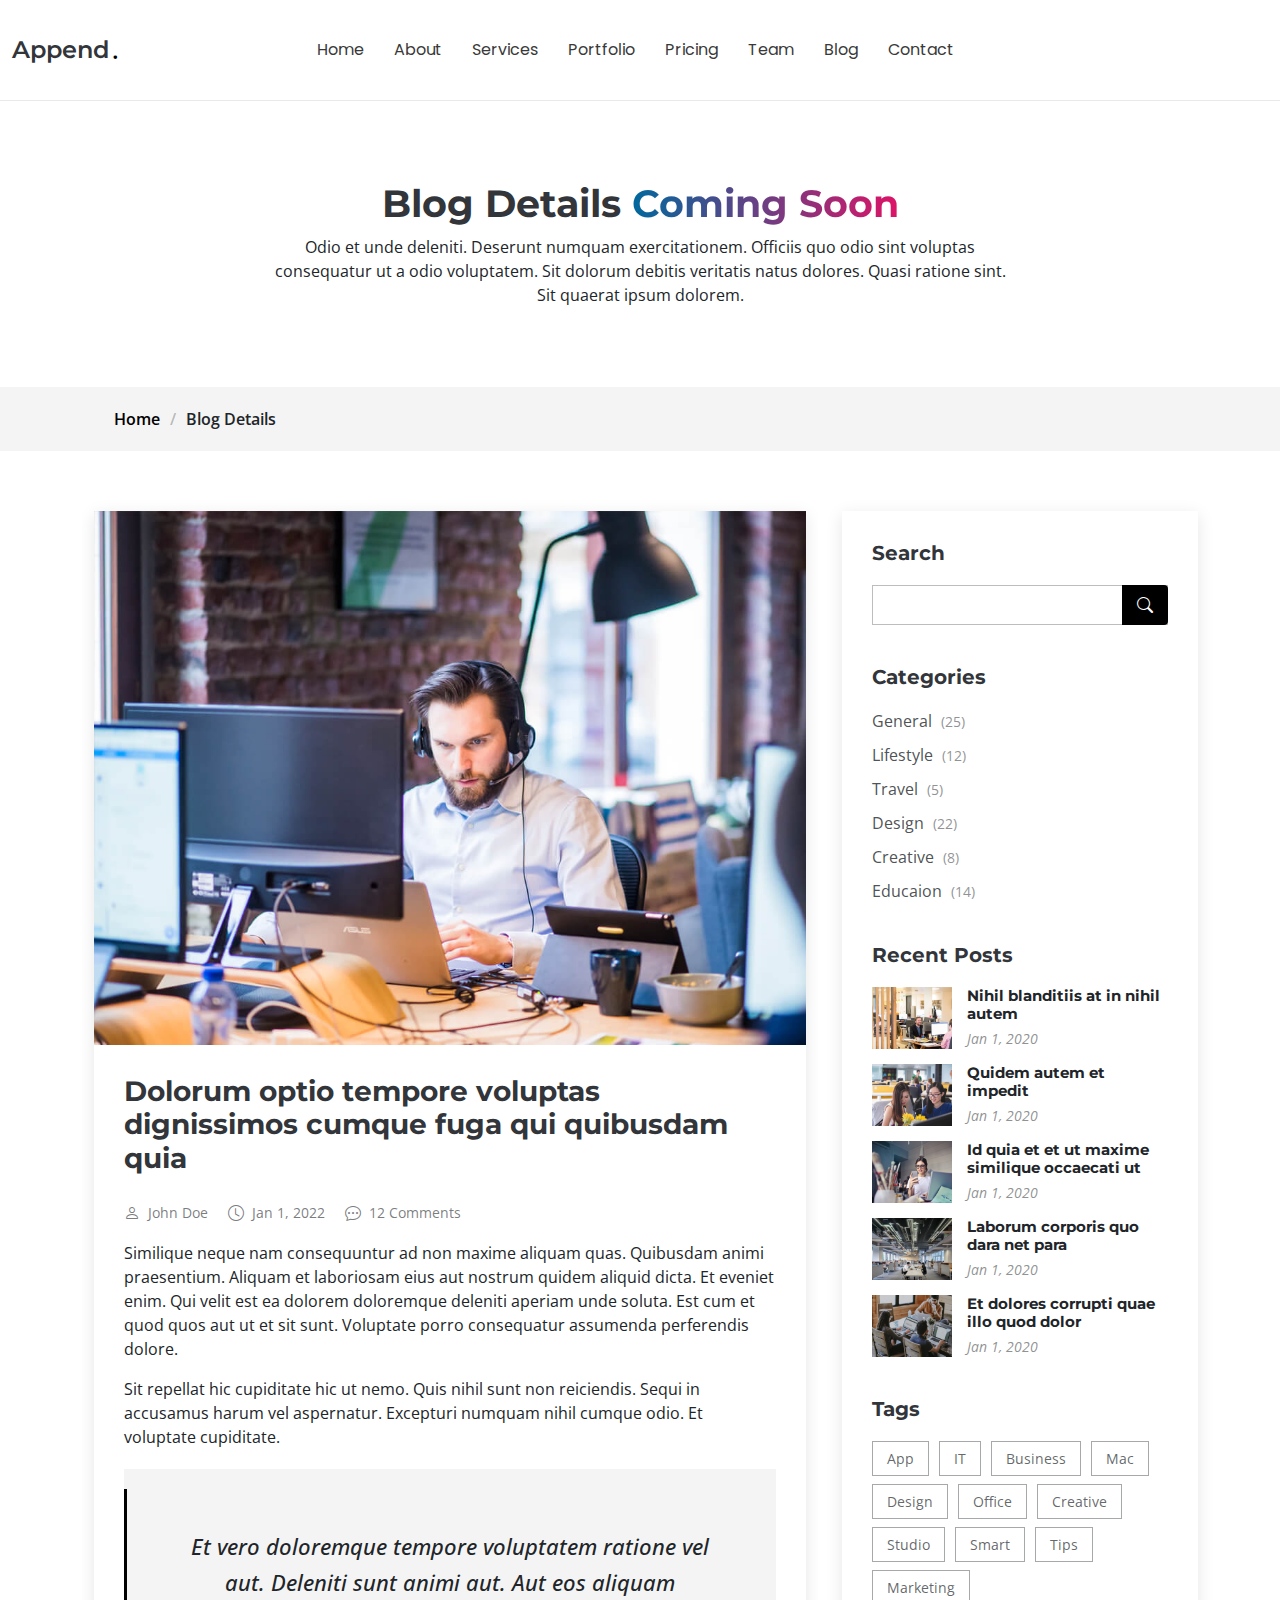
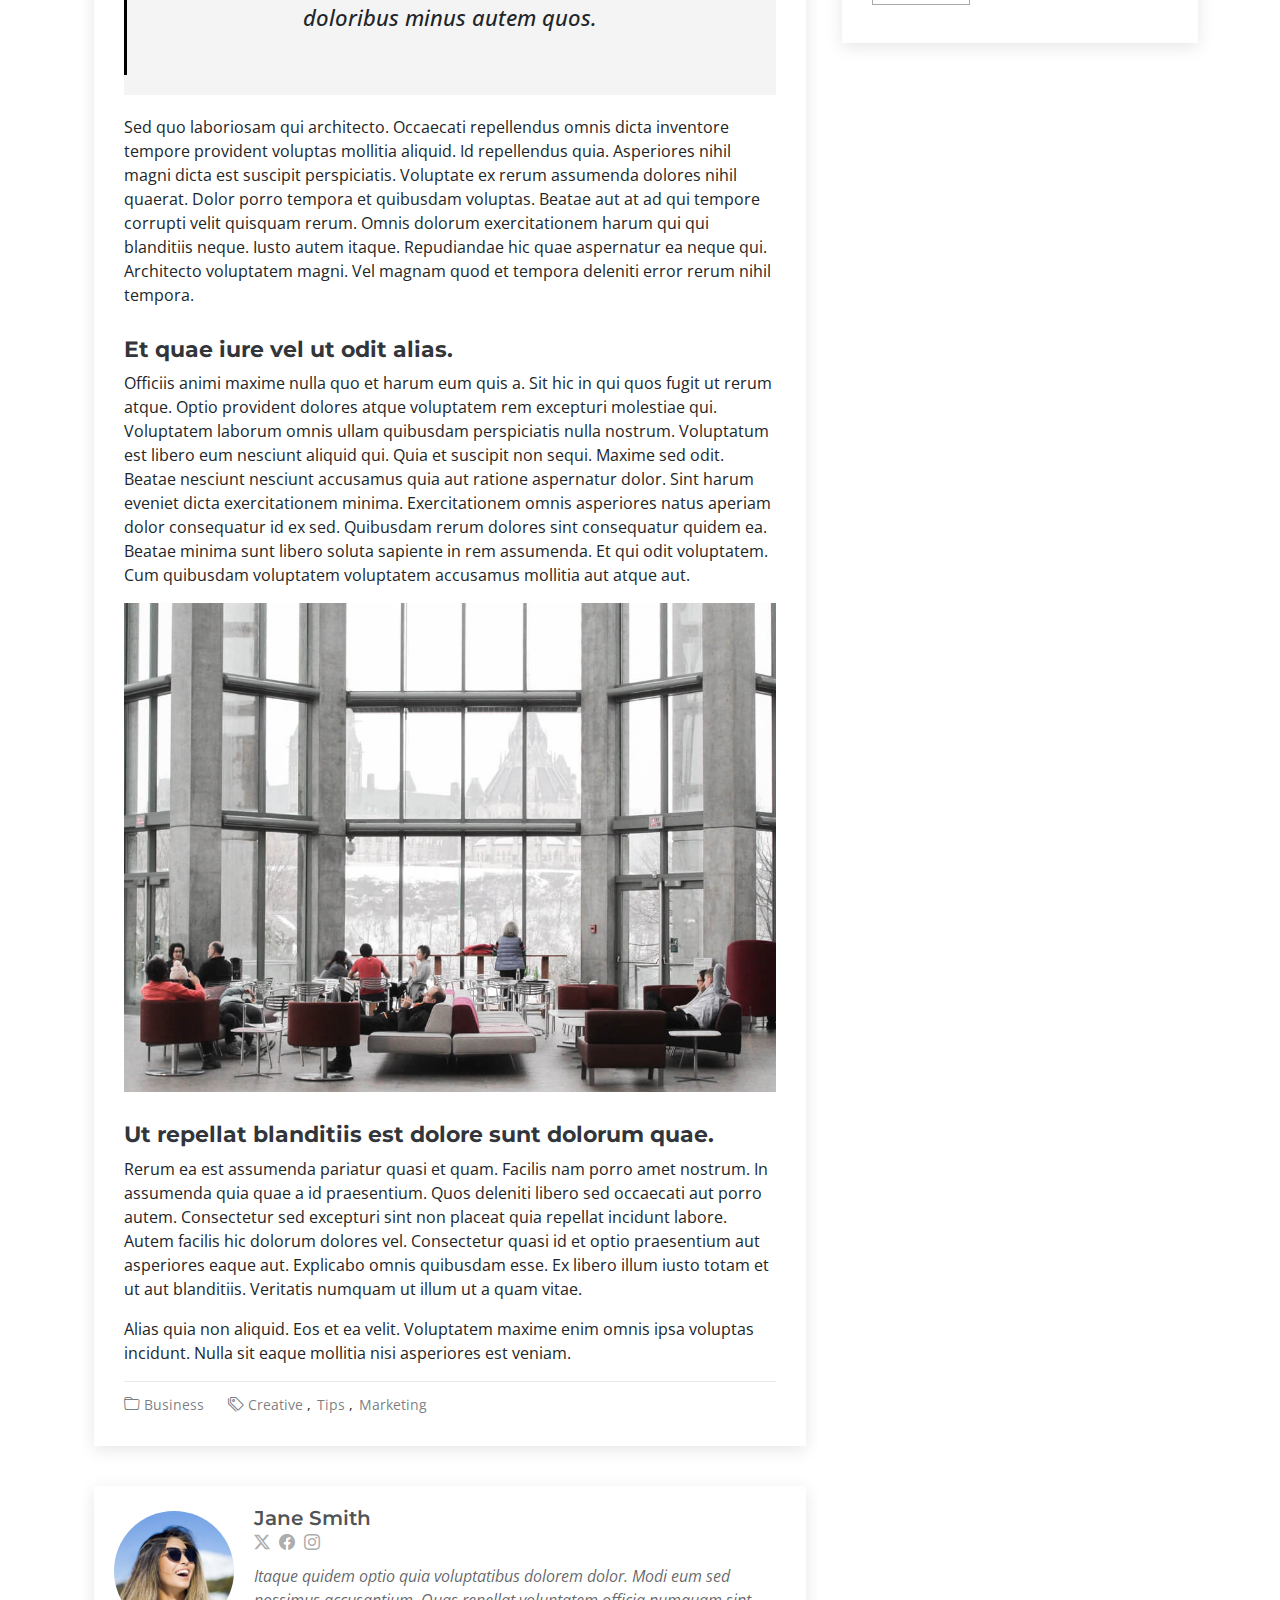
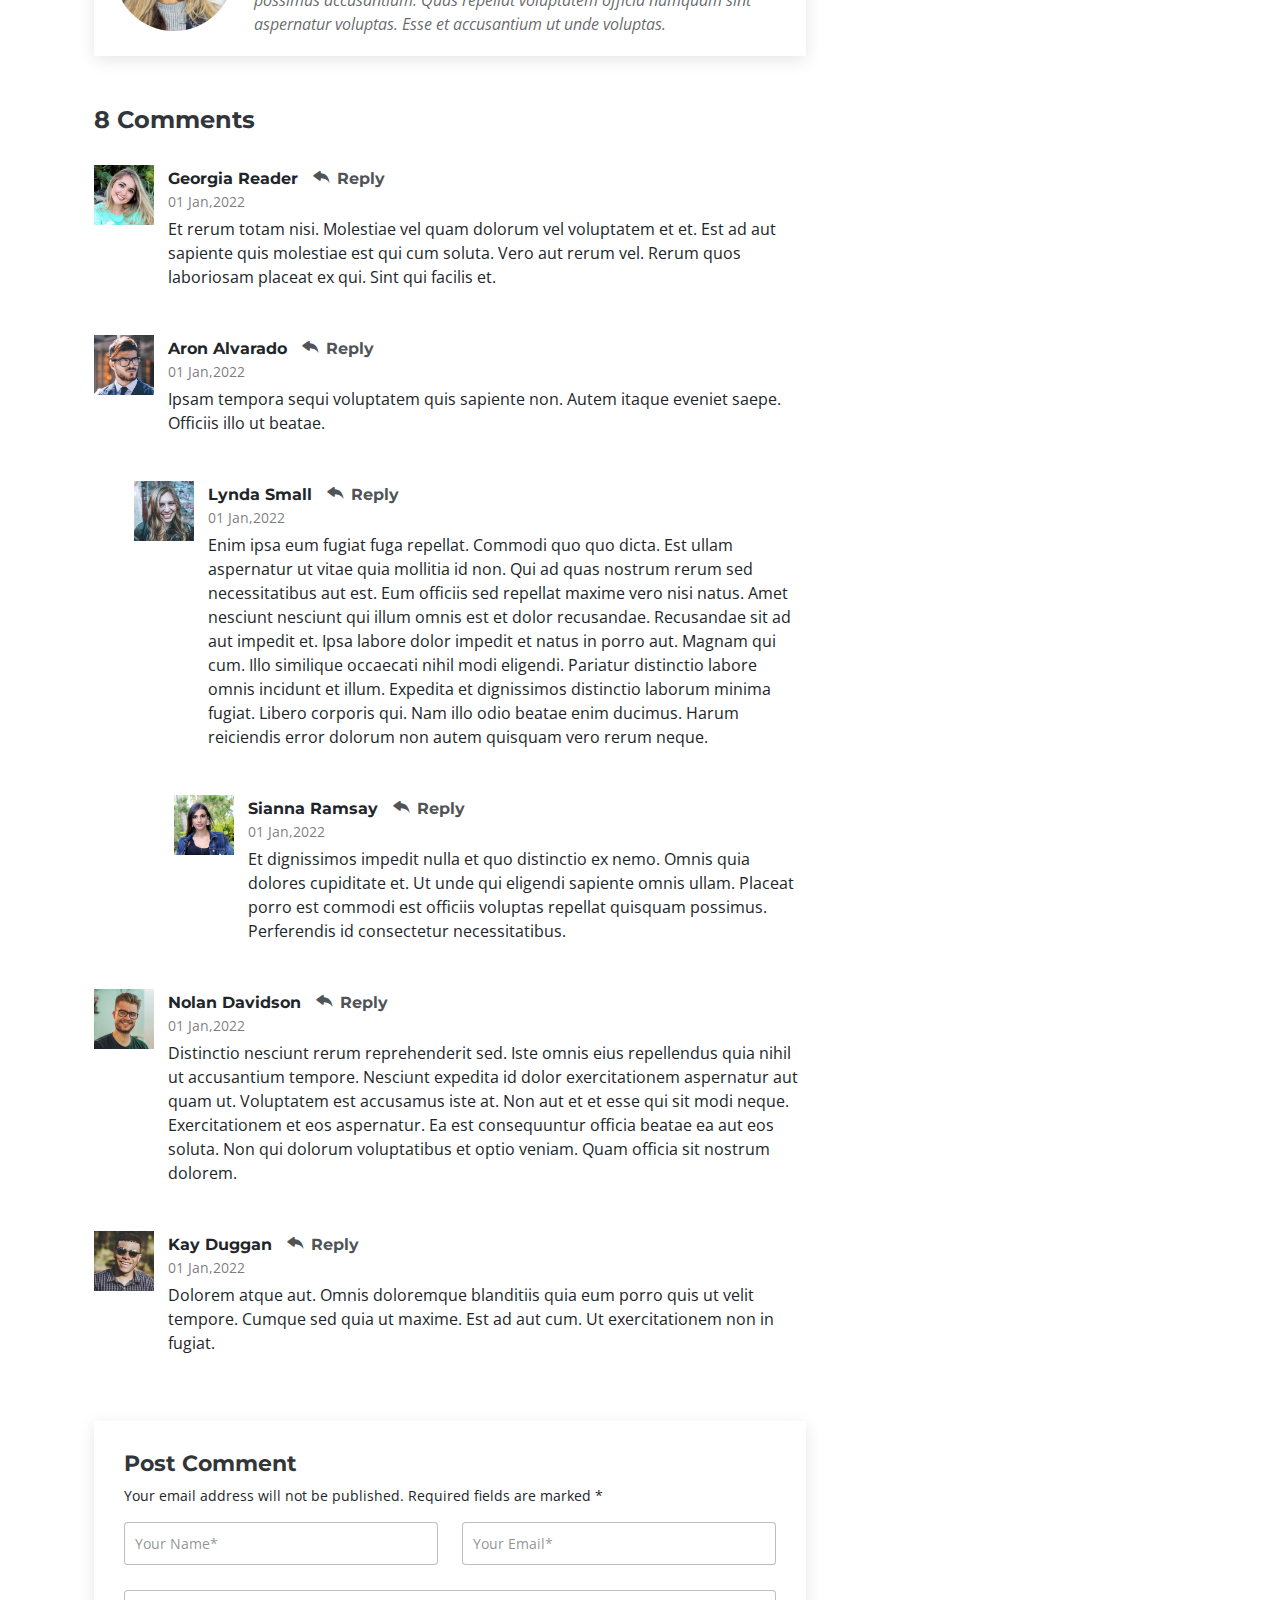
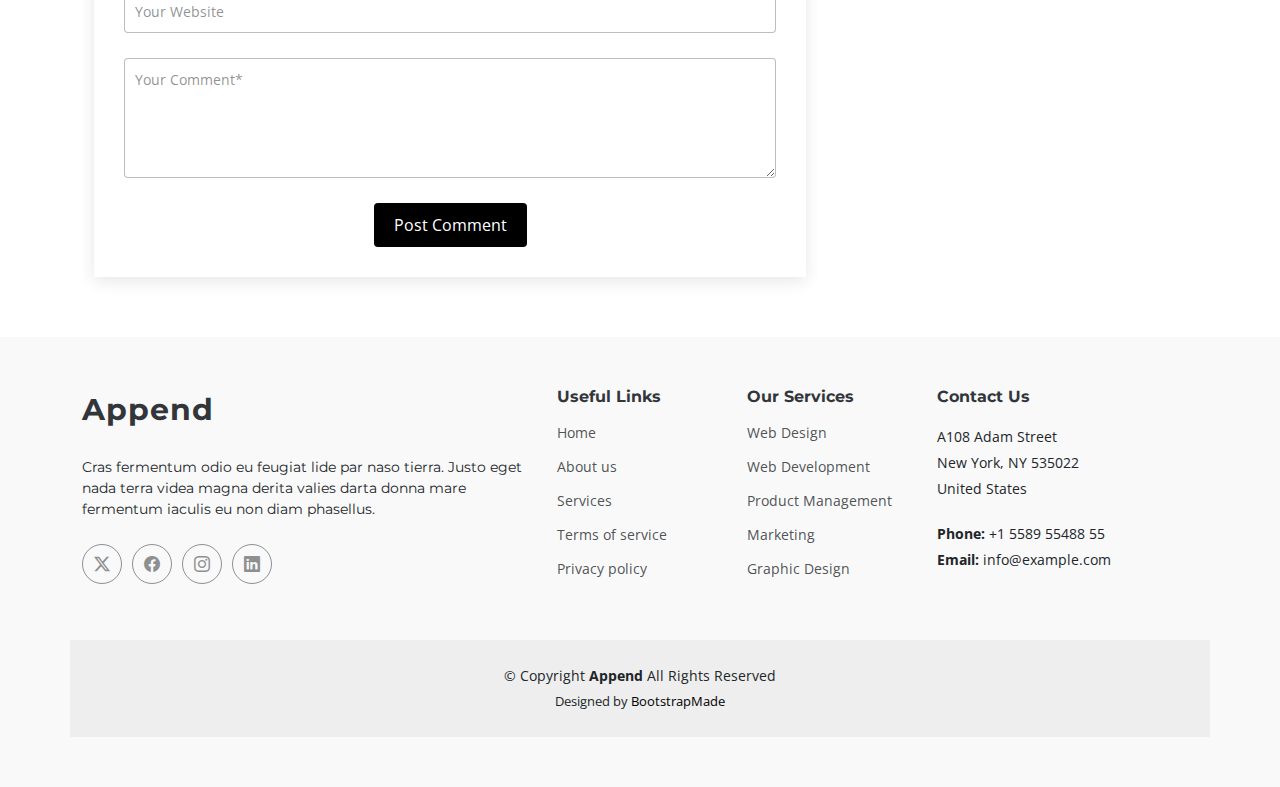
<file: blog-details.html>
<!DOCTYPE html>
<html lang="en">

<head>
  <meta charset="utf-8">
  <meta content="width=device-width, initial-scale=1.0" name="viewport">
  <title>Blog Details - Append Bootstrap Template</title>
  <meta content="" name="description">
  <meta content="" name="keywords">

  <!-- Favicons -->
  <link href="assets/img/favicon.png" rel="icon">
  <link href="assets/img/apple-touch-icon.png" rel="apple-touch-icon">

  <!-- Fonts -->
  <link href="https://fonts.googleapis.com" rel="preconnect">
  <link href="https://fonts.gstatic.com" rel="preconnect" crossorigin>
  <link href="https://fonts.googleapis.com/css2?family=Open+Sans:ital,wght@0,300;0,400;0,500;0,600;0,700;0,800;1,300;1,400;1,500;1,600;1,700;1,800&family=Montserrat:ital,wght@0,100;0,200;0,300;0,400;0,500;0,600;0,700;0,800;0,900;1,100;1,200;1,300;1,400;1,500;1,600;1,700;1,800;1,900&family=Poppins:ital,wght@0,100;0,200;0,300;0,400;0,500;0,600;0,700;0,800;0,900;1,100;1,200;1,300;1,400;1,500;1,600;1,700;1,800;1,900&display=swap" rel="stylesheet">

  <!-- Vendor CSS Files -->
  <link href="assets/vendor/bootstrap/css/bootstrap.min.css" rel="stylesheet">
  <link href="assets/vendor/bootstrap-icons/bootstrap-icons.css" rel="stylesheet">
  <link href="assets/vendor/aos/aos.css" rel="stylesheet">
  <link href="assets/vendor/glightbox/css/glightbox.min.css" rel="stylesheet">
  <link href="assets/vendor/swiper/swiper-bundle.min.css" rel="stylesheet">

  <!-- Main CSS File -->
  <link href="assets/css/main.css" rel="stylesheet">

  <!-- =======================================================
  * Template Name: Append
  * Template URL: https://bootstrapmade.com/append-bootstrap-website-template/
  * Updated: Jun 29 2024 with Bootstrap v5.3.3
  * Author: BootstrapMade.com
  * License: https://bootstrapmade.com/license/
  ======================================================== -->
</head>

<body class="blog-details-page">

  <header id="header" class="header d-flex align-items-center sticky-top">
    <div class="container-fluid position-relative d-flex align-items-center justify-content-between">

      <a href="index.html" class="logo d-flex align-items-center me-auto me-xl-0">
        <!-- Uncomment the line below if you also wish to use an image logo -->
        <!-- <img src="assets/img/logo.png" alt=""> -->
        <h1 class="sitename">Append</h1><span>.</span>
      </a>

      <nav id="navmenu" class="navmenu">
        <ul>
          <li><a href="index.html#hero">Home</a></li>
          <li><a href="index.html#about">About</a></li>
          <li><a href="index.html#services">Services</a></li>
          <li><a href="index.html#portfolio">Portfolio</a></li>
          <li><a href="index.html#pricing">Pricing</a></li>
          <li><a href="index.html#team">Team</a></li>
          <li><a href="blog.html">Blog</a></li>
          <li><a href="index.html#contact">Contact</a></li>
        </ul>
        <i class="mobile-nav-toggle d-xl-none bi bi-list"></i>
      </nav>

      <a class="btn-getstarted" href="index.html#about">Get Started</a>

    </div>
  </header>

  <main class="main">

    <!-- Page Title -->
    <div class="page-title" data-aos="fade">
      <div class="heading">
        <div class="container">
          <div class="row d-flex justify-content-center text-center">
            <div class="col-lg-8">
              <h1>Blog Details <span
                style="
                  background: linear-gradient(to right, #00689d, #dd1367);
                  -webkit-background-clip: text;
                  -webkit-text-fill-color: transparent;
                  display: inline-block;
                "
                > Coming Soon</span
              ></h1>
              <p class="mb-0">Odio et unde deleniti. Deserunt numquam exercitationem. Officiis quo odio sint voluptas consequatur ut a odio voluptatem. Sit dolorum debitis veritatis natus dolores. Quasi ratione sint. Sit quaerat ipsum dolorem.</p>
            </div>
          </div>
        </div>
      </div>
      <nav class="breadcrumbs">
        <div class="container">
          <ol>
            <li><a href="index.html">Home</a></li>
            <li class="current">Blog Details</li>
          </ol>
        </div>
      </nav>
    </div><!-- End Page Title -->

    <div class="container">
      <div class="row">

        <div class="col-lg-8">

          <!-- Blog Details Section -->
          <section id="blog-details" class="blog-details section">
            <div class="container">

              <article class="article">

                <div class="post-img">
                  <img src="assets/img/blog/blog-1.jpg" alt="" class="img-fluid">
                </div>

                <h2 class="title">Dolorum optio tempore voluptas dignissimos cumque fuga qui quibusdam quia</h2>

                <div class="meta-top">
                  <ul>
                    <li class="d-flex align-items-center"><i class="bi bi-person"></i> <a href="blog-details.html">John Doe</a></li>
                    <li class="d-flex align-items-center"><i class="bi bi-clock"></i> <a href="blog-details.html"><time datetime="2020-01-01">Jan 1, 2022</time></a></li>
                    <li class="d-flex align-items-center"><i class="bi bi-chat-dots"></i> <a href="blog-details.html">12 Comments</a></li>
                  </ul>
                </div><!-- End meta top -->

                <div class="content">
                  <p>
                    Similique neque nam consequuntur ad non maxime aliquam quas. Quibusdam animi praesentium. Aliquam et laboriosam eius aut nostrum quidem aliquid dicta.
                    Et eveniet enim. Qui velit est ea dolorem doloremque deleniti aperiam unde soluta. Est cum et quod quos aut ut et sit sunt. Voluptate porro consequatur assumenda perferendis dolore.
                  </p>

                  <p>
                    Sit repellat hic cupiditate hic ut nemo. Quis nihil sunt non reiciendis. Sequi in accusamus harum vel aspernatur. Excepturi numquam nihil cumque odio. Et voluptate cupiditate.
                  </p>

                  <blockquote>
                    <p>
                      Et vero doloremque tempore voluptatem ratione vel aut. Deleniti sunt animi aut. Aut eos aliquam doloribus minus autem quos.
                    </p>
                  </blockquote>

                  <p>
                    Sed quo laboriosam qui architecto. Occaecati repellendus omnis dicta inventore tempore provident voluptas mollitia aliquid. Id repellendus quia. Asperiores nihil magni dicta est suscipit perspiciatis. Voluptate ex rerum assumenda dolores nihil quaerat.
                    Dolor porro tempora et quibusdam voluptas. Beatae aut at ad qui tempore corrupti velit quisquam rerum. Omnis dolorum exercitationem harum qui qui blanditiis neque.
                    Iusto autem itaque. Repudiandae hic quae aspernatur ea neque qui. Architecto voluptatem magni. Vel magnam quod et tempora deleniti error rerum nihil tempora.
                  </p>

                  <h3>Et quae iure vel ut odit alias.</h3>
                  <p>
                    Officiis animi maxime nulla quo et harum eum quis a. Sit hic in qui quos fugit ut rerum atque. Optio provident dolores atque voluptatem rem excepturi molestiae qui. Voluptatem laborum omnis ullam quibusdam perspiciatis nulla nostrum. Voluptatum est libero eum nesciunt aliquid qui.
                    Quia et suscipit non sequi. Maxime sed odit. Beatae nesciunt nesciunt accusamus quia aut ratione aspernatur dolor. Sint harum eveniet dicta exercitationem minima. Exercitationem omnis asperiores natus aperiam dolor consequatur id ex sed. Quibusdam rerum dolores sint consequatur quidem ea.
                    Beatae minima sunt libero soluta sapiente in rem assumenda. Et qui odit voluptatem. Cum quibusdam voluptatem voluptatem accusamus mollitia aut atque aut.
                  </p>
                  <img src="assets/img/blog/blog-inside-post.jpg" class="img-fluid" alt="">

                  <h3>Ut repellat blanditiis est dolore sunt dolorum quae.</h3>
                  <p>
                    Rerum ea est assumenda pariatur quasi et quam. Facilis nam porro amet nostrum. In assumenda quia quae a id praesentium. Quos deleniti libero sed occaecati aut porro autem. Consectetur sed excepturi sint non placeat quia repellat incidunt labore. Autem facilis hic dolorum dolores vel.
                    Consectetur quasi id et optio praesentium aut asperiores eaque aut. Explicabo omnis quibusdam esse. Ex libero illum iusto totam et ut aut blanditiis. Veritatis numquam ut illum ut a quam vitae.
                  </p>
                  <p>
                    Alias quia non aliquid. Eos et ea velit. Voluptatem maxime enim omnis ipsa voluptas incidunt. Nulla sit eaque mollitia nisi asperiores est veniam.
                  </p>

                </div><!-- End post content -->

                <div class="meta-bottom">
                  <i class="bi bi-folder"></i>
                  <ul class="cats">
                    <li><a href="#">Business</a></li>
                  </ul>

                  <i class="bi bi-tags"></i>
                  <ul class="tags">
                    <li><a href="#">Creative</a></li>
                    <li><a href="#">Tips</a></li>
                    <li><a href="#">Marketing</a></li>
                  </ul>
                </div><!-- End meta bottom -->

              </article>

            </div>
          </section><!-- /Blog Details Section -->

          <!-- Blog Author Section -->
          <section id="blog-author" class="blog-author section">

            <div class="container">
              <div class="author-container d-flex align-items-center">
                <img src="assets/img/blog/blog-author.jpg" class="rounded-circle flex-shrink-0" alt="">
                <div>
                  <h4>Jane Smith</h4>
                  <div class="social-links">
                    <a href="https://x.com/#"><i class="bi bi-twitter-x"></i></a>
                    <a href="https://facebook.com/#"><i class="bi bi-facebook"></i></a>
                    <a href="https://instagram.com/#"><i class="biu bi-instagram"></i></a>
                  </div>
                  <p>
                    Itaque quidem optio quia voluptatibus dolorem dolor. Modi eum sed possimus accusantium. Quas repellat voluptatem officia numquam sint aspernatur voluptas. Esse et accusantium ut unde voluptas.
                  </p>
                </div>
              </div>
            </div>

          </section><!-- /Blog Author Section -->

          <!-- Blog Comments Section -->
          <section id="blog-comments" class="blog-comments section">

            <div class="container">

              <h4 class="comments-count">8 Comments</h4>

              <div id="comment-1" class="comment">
                <div class="d-flex">
                  <div class="comment-img"><img src="assets/img/blog/comments-1.jpg" alt=""></div>
                  <div>
                    <h5><a href="">Georgia Reader</a> <a href="#" class="reply"><i class="bi bi-reply-fill"></i> Reply</a></h5>
                    <time datetime="2020-01-01">01 Jan,2022</time>
                    <p>
                      Et rerum totam nisi. Molestiae vel quam dolorum vel voluptatem et et. Est ad aut sapiente quis molestiae est qui cum soluta.
                      Vero aut rerum vel. Rerum quos laboriosam placeat ex qui. Sint qui facilis et.
                    </p>
                  </div>
                </div>
              </div><!-- End comment #1 -->

              <div id="comment-2" class="comment">
                <div class="d-flex">
                  <div class="comment-img"><img src="assets/img/blog/comments-2.jpg" alt=""></div>
                  <div>
                    <h5><a href="">Aron Alvarado</a> <a href="#" class="reply"><i class="bi bi-reply-fill"></i> Reply</a></h5>
                    <time datetime="2020-01-01">01 Jan,2022</time>
                    <p>
                      Ipsam tempora sequi voluptatem quis sapiente non. Autem itaque eveniet saepe. Officiis illo ut beatae.
                    </p>
                  </div>
                </div>

                <div id="comment-reply-1" class="comment comment-reply">
                  <div class="d-flex">
                    <div class="comment-img"><img src="assets/img/blog/comments-3.jpg" alt=""></div>
                    <div>
                      <h5><a href="">Lynda Small</a> <a href="#" class="reply"><i class="bi bi-reply-fill"></i> Reply</a></h5>
                      <time datetime="2020-01-01">01 Jan,2022</time>
                      <p>
                        Enim ipsa eum fugiat fuga repellat. Commodi quo quo dicta. Est ullam aspernatur ut vitae quia mollitia id non. Qui ad quas nostrum rerum sed necessitatibus aut est. Eum officiis sed repellat maxime vero nisi natus. Amet nesciunt nesciunt qui illum omnis est et dolor recusandae.

                        Recusandae sit ad aut impedit et. Ipsa labore dolor impedit et natus in porro aut. Magnam qui cum. Illo similique occaecati nihil modi eligendi. Pariatur distinctio labore omnis incidunt et illum. Expedita et dignissimos distinctio laborum minima fugiat.

                        Libero corporis qui. Nam illo odio beatae enim ducimus. Harum reiciendis error dolorum non autem quisquam vero rerum neque.
                      </p>
                    </div>
                  </div>

                  <div id="comment-reply-2" class="comment comment-reply">
                    <div class="d-flex">
                      <div class="comment-img"><img src="assets/img/blog/comments-4.jpg" alt=""></div>
                      <div>
                        <h5><a href="">Sianna Ramsay</a> <a href="#" class="reply"><i class="bi bi-reply-fill"></i> Reply</a></h5>
                        <time datetime="2020-01-01">01 Jan,2022</time>
                        <p>
                          Et dignissimos impedit nulla et quo distinctio ex nemo. Omnis quia dolores cupiditate et. Ut unde qui eligendi sapiente omnis ullam. Placeat porro est commodi est officiis voluptas repellat quisquam possimus. Perferendis id consectetur necessitatibus.
                        </p>
                      </div>
                    </div>

                  </div><!-- End comment reply #2-->

                </div><!-- End comment reply #1-->

              </div><!-- End comment #2-->

              <div id="comment-3" class="comment">
                <div class="d-flex">
                  <div class="comment-img"><img src="assets/img/blog/comments-5.jpg" alt=""></div>
                  <div>
                    <h5><a href="">Nolan Davidson</a> <a href="#" class="reply"><i class="bi bi-reply-fill"></i> Reply</a></h5>
                    <time datetime="2020-01-01">01 Jan,2022</time>
                    <p>
                      Distinctio nesciunt rerum reprehenderit sed. Iste omnis eius repellendus quia nihil ut accusantium tempore. Nesciunt expedita id dolor exercitationem aspernatur aut quam ut. Voluptatem est accusamus iste at.
                      Non aut et et esse qui sit modi neque. Exercitationem et eos aspernatur. Ea est consequuntur officia beatae ea aut eos soluta. Non qui dolorum voluptatibus et optio veniam. Quam officia sit nostrum dolorem.
                    </p>
                  </div>
                </div>

              </div><!-- End comment #3 -->

              <div id="comment-4" class="comment">
                <div class="d-flex">
                  <div class="comment-img"><img src="assets/img/blog/comments-6.jpg" alt=""></div>
                  <div>
                    <h5><a href="">Kay Duggan</a> <a href="#" class="reply"><i class="bi bi-reply-fill"></i> Reply</a></h5>
                    <time datetime="2020-01-01">01 Jan,2022</time>
                    <p>
                      Dolorem atque aut. Omnis doloremque blanditiis quia eum porro quis ut velit tempore. Cumque sed quia ut maxime. Est ad aut cum. Ut exercitationem non in fugiat.
                    </p>
                  </div>
                </div>

              </div><!-- End comment #4 -->

            </div>

          </section><!-- /Blog Comments Section -->

          <!-- Comment Form Section -->
          <section id="comment-form" class="comment-form section">
            <div class="container">

              <form action="">

                <h4>Post Comment</h4>
                <p>Your email address will not be published. Required fields are marked * </p>
                <div class="row">
                  <div class="col-md-6 form-group">
                    <input name="name" type="text" class="form-control" placeholder="Your Name*">
                  </div>
                  <div class="col-md-6 form-group">
                    <input name="email" type="text" class="form-control" placeholder="Your Email*">
                  </div>
                </div>
                <div class="row">
                  <div class="col form-group">
                    <input name="website" type="text" class="form-control" placeholder="Your Website">
                  </div>
                </div>
                <div class="row">
                  <div class="col form-group">
                    <textarea name="comment" class="form-control" placeholder="Your Comment*"></textarea>
                  </div>
                </div>

                <div class="text-center">
                  <button type="submit" class="btn btn-primary">Post Comment</button>
                </div>

              </form>

            </div>
          </section><!-- /Comment Form Section -->

        </div>

        <div class="col-lg-4 sidebar">

          <div class="widgets-container">

            <!-- Search Widget -->
            <div class="search-widget widget-item">

              <h3 class="widget-title">Search</h3>
              <form action="">
                <input type="text">
                <button type="submit" title="Search"><i class="bi bi-search"></i></button>
              </form>

            </div><!--/Search Widget -->

            <!-- Categories Widget -->
            <div class="categories-widget widget-item">

              <h3 class="widget-title">Categories</h3>
              <ul class="mt-3">
                <li><a href="#">General <span>(25)</span></a></li>
                <li><a href="#">Lifestyle <span>(12)</span></a></li>
                <li><a href="#">Travel <span>(5)</span></a></li>
                <li><a href="#">Design <span>(22)</span></a></li>
                <li><a href="#">Creative <span>(8)</span></a></li>
                <li><a href="#">Educaion <span>(14)</span></a></li>
              </ul>

            </div><!--/Categories Widget -->

            <!-- Recent Posts Widget -->
            <div class="recent-posts-widget widget-item">

              <h3 class="widget-title">Recent Posts</h3>

              <div class="post-item">
                <img src="assets/img/blog/blog-recent-1.jpg" alt="" class="flex-shrink-0">
                <div>
                  <h4><a href="blog-details.html">Nihil blanditiis at in nihil autem</a></h4>
                  <time datetime="2020-01-01">Jan 1, 2020</time>
                </div>
              </div><!-- End recent post item-->

              <div class="post-item">
                <img src="assets/img/blog/blog-recent-2.jpg" alt="" class="flex-shrink-0">
                <div>
                  <h4><a href="blog-details.html">Quidem autem et impedit</a></h4>
                  <time datetime="2020-01-01">Jan 1, 2020</time>
                </div>
              </div><!-- End recent post item-->

              <div class="post-item">
                <img src="assets/img/blog/blog-recent-3.jpg" alt="" class="flex-shrink-0">
                <div>
                  <h4><a href="blog-details.html">Id quia et et ut maxime similique occaecati ut</a></h4>
                  <time datetime="2020-01-01">Jan 1, 2020</time>
                </div>
              </div><!-- End recent post item-->

              <div class="post-item">
                <img src="assets/img/blog/blog-recent-4.jpg" alt="" class="flex-shrink-0">
                <div>
                  <h4><a href="blog-details.html">Laborum corporis quo dara net para</a></h4>
                  <time datetime="2020-01-01">Jan 1, 2020</time>
                </div>
              </div><!-- End recent post item-->

              <div class="post-item">
                <img src="assets/img/blog/blog-recent-5.jpg" alt="" class="flex-shrink-0">
                <div>
                  <h4><a href="blog-details.html">Et dolores corrupti quae illo quod dolor</a></h4>
                  <time datetime="2020-01-01">Jan 1, 2020</time>
                </div>
              </div><!-- End recent post item-->

            </div><!--/Recent Posts Widget -->

            <!-- Tags Widget -->
            <div class="tags-widget widget-item">

              <h3 class="widget-title">Tags</h3>
              <ul>
                <li><a href="#">App</a></li>
                <li><a href="#">IT</a></li>
                <li><a href="#">Business</a></li>
                <li><a href="#">Mac</a></li>
                <li><a href="#">Design</a></li>
                <li><a href="#">Office</a></li>
                <li><a href="#">Creative</a></li>
                <li><a href="#">Studio</a></li>
                <li><a href="#">Smart</a></li>
                <li><a href="#">Tips</a></li>
                <li><a href="#">Marketing</a></li>
              </ul>

            </div><!--/Tags Widget -->

          </div>

        </div>

      </div>
    </div>

  </main>

  <footer id="footer" class="footer position-relative light-background">

    <div class="container footer-top">
      <div class="row gy-4">
        <div class="col-lg-5 col-md-12 footer-about">
          <a href="index.html" class="logo d-flex align-items-center">
            <span class="sitename">Append</span>
          </a>
          <p>Cras fermentum odio eu feugiat lide par naso tierra. Justo eget nada terra videa magna derita valies darta donna mare fermentum iaculis eu non diam phasellus.</p>
          <div class="social-links d-flex mt-4">
            <a href=""><i class="bi bi-twitter-x"></i></a>
            <a href=""><i class="bi bi-facebook"></i></a>
            <a href=""><i class="bi bi-instagram"></i></a>
            <a href=""><i class="bi bi-linkedin"></i></a>
          </div>
        </div>

        <div class="col-lg-2 col-6 footer-links">
          <h4>Useful Links</h4>
          <ul>
            <li><a href="#">Home</a></li>
            <li><a href="#">About us</a></li>
            <li><a href="#">Services</a></li>
            <li><a href="#">Terms of service</a></li>
            <li><a href="#">Privacy policy</a></li>
          </ul>
        </div>

        <div class="col-lg-2 col-6 footer-links">
          <h4>Our Services</h4>
          <ul>
            <li><a href="#">Web Design</a></li>
            <li><a href="#">Web Development</a></li>
            <li><a href="#">Product Management</a></li>
            <li><a href="#">Marketing</a></li>
            <li><a href="#">Graphic Design</a></li>
          </ul>
        </div>

        <div class="col-lg-3 col-md-12 footer-contact text-center text-md-start">
          <h4>Contact Us</h4>
          <p>A108 Adam Street</p>
          <p>New York, NY 535022</p>
          <p>United States</p>
          <p class="mt-4"><strong>Phone:</strong> <span>+1 5589 55488 55</span></p>
          <p><strong>Email:</strong> <span>info@example.com</span></p>
        </div>

      </div>
    </div>

    <div class="container copyright text-center mt-4">
      <p>© <span>Copyright</span> <strong class="sitename">Append</strong> <span>All Rights Reserved</span></p>
      <div class="credits">
        <!-- All the links in the footer should remain intact. -->
        <!-- You can delete the links only if you've purchased the pro version. -->
        <!-- Licensing information: https://bootstrapmade.com/license/ -->
        <!-- Purchase the pro version with working PHP/AJAX contact form: [buy-url] -->
        Designed by <a href="https://bootstrapmade.com/">BootstrapMade</a>
      </div>
    </div>

  </footer>

  <!-- Scroll Top -->
  <a href="#" id="scroll-top" class="scroll-top d-flex align-items-center justify-content-center"><i class="bi bi-arrow-up-short"></i></a>

  <!-- Preloader -->
  <div id="preloader"></div>

  <!-- Vendor JS Files -->
  <script src="assets/vendor/bootstrap/js/bootstrap.bundle.min.js"></script>
  <script src="assets/vendor/php-email-form/validate.js"></script>
  <script src="assets/vendor/aos/aos.js"></script>
  <script src="assets/vendor/glightbox/js/glightbox.min.js"></script>
  <script src="assets/vendor/purecounter/purecounter_vanilla.js"></script>
  <script src="assets/vendor/imagesloaded/imagesloaded.pkgd.min.js"></script>
  <script src="assets/vendor/isotope-layout/isotope.pkgd.min.js"></script>
  <script src="assets/vendor/swiper/swiper-bundle.min.js"></script>

  <!-- Main JS File -->
  <script src="assets/js/main.js"></script>

</body>

</html>
</file>
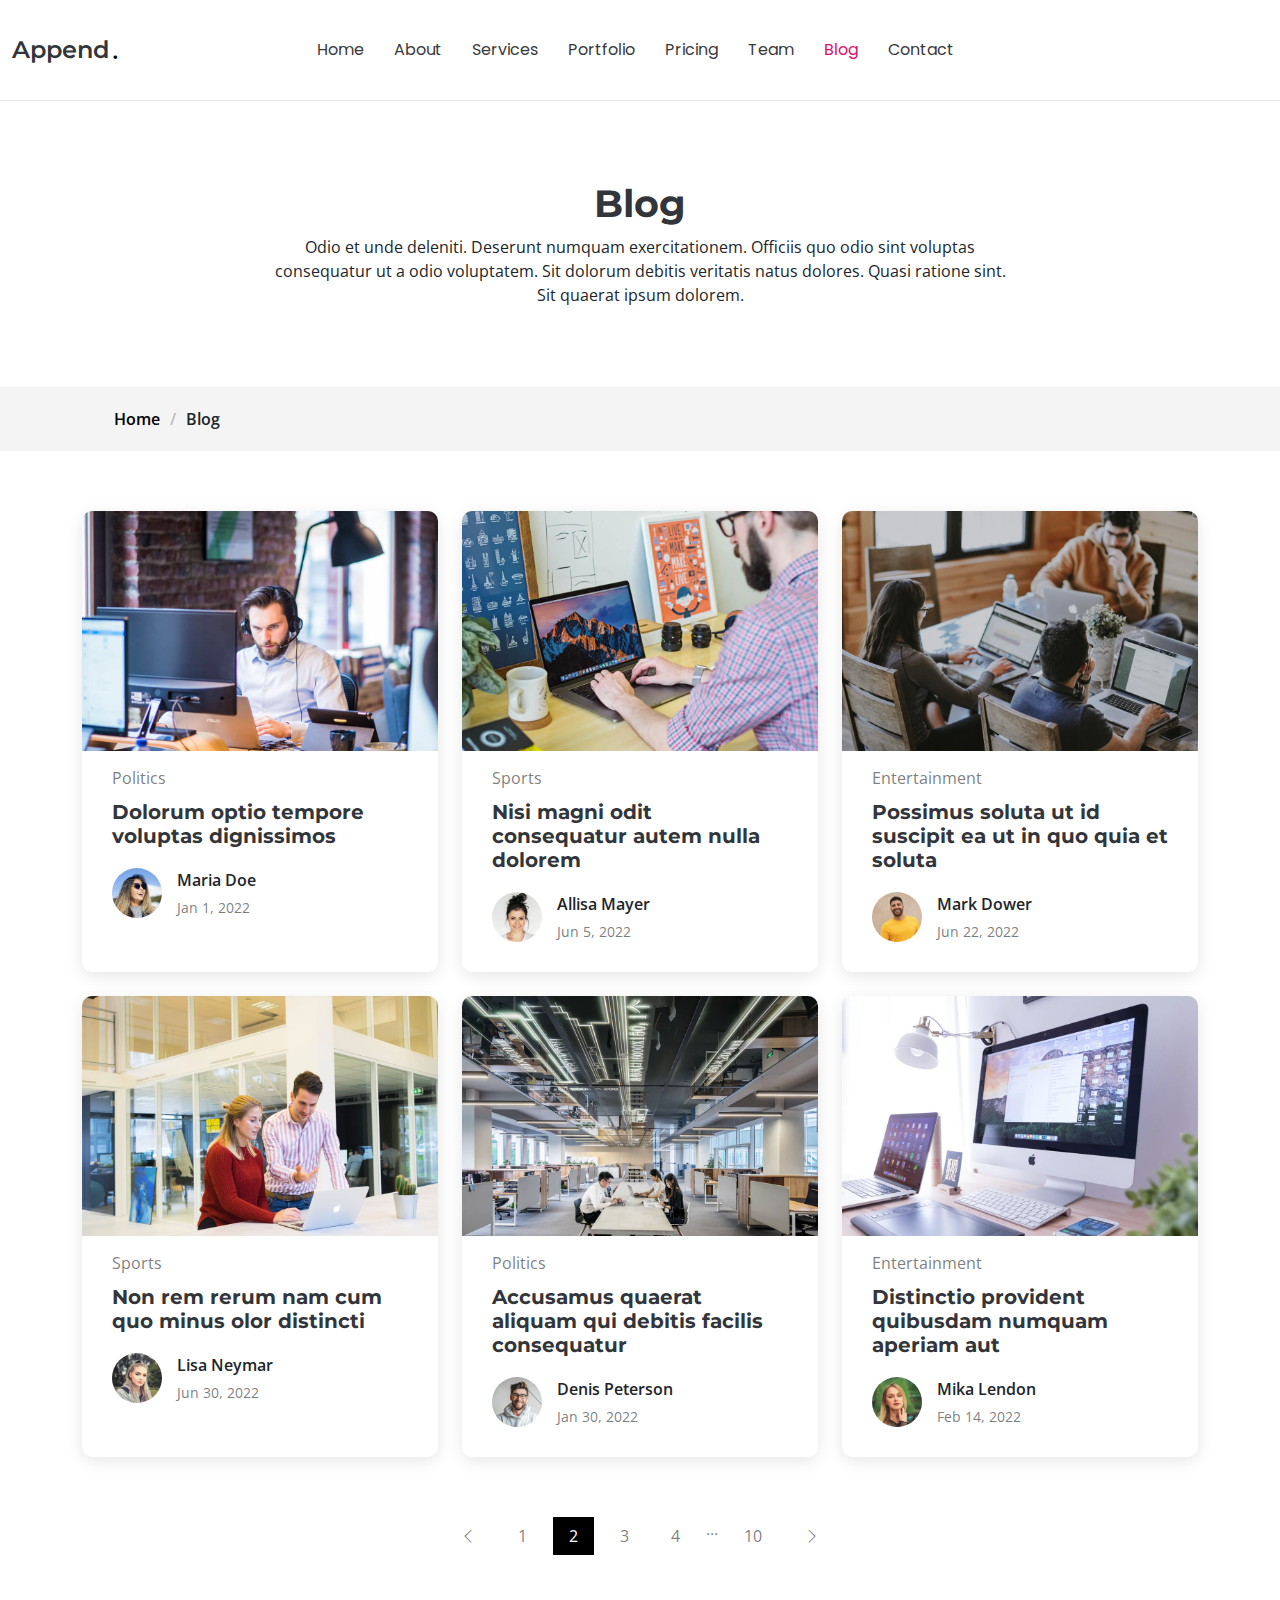
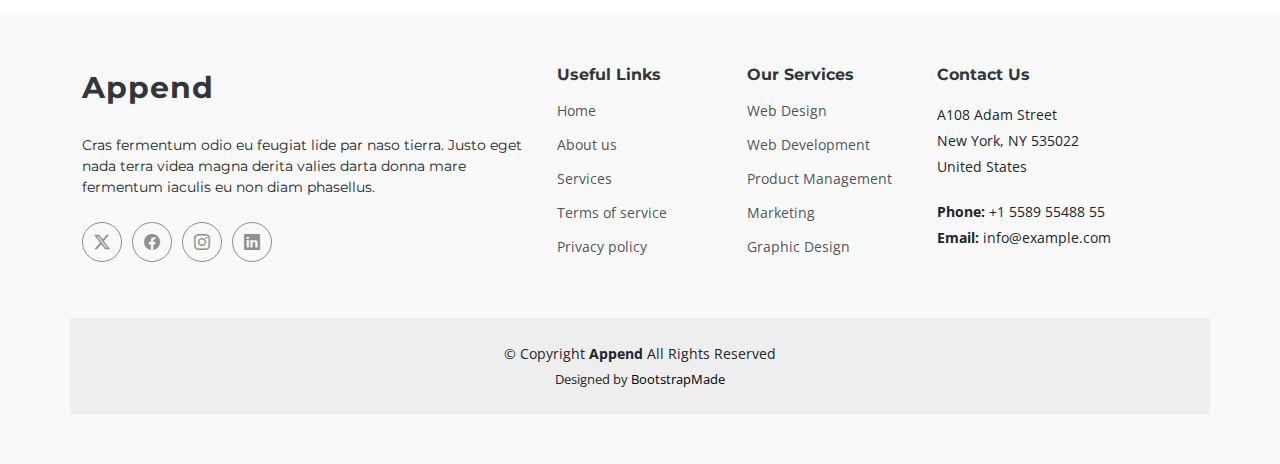
<file: blog.html>
<!DOCTYPE html>
<html lang="en">

<head>
  <meta charset="utf-8">
  <meta content="width=device-width, initial-scale=1.0" name="viewport">
  <title>Blog - Append Bootstrap Template</title>
  <meta content="" name="description">
  <meta content="" name="keywords">

  <!-- Favicons -->
  <link href="assets/img/favicon.png" rel="icon">
  <link href="assets/img/apple-touch-icon.png" rel="apple-touch-icon">

  <!-- Fonts -->
  <link href="https://fonts.googleapis.com" rel="preconnect">
  <link href="https://fonts.gstatic.com" rel="preconnect" crossorigin>
  <link href="https://fonts.googleapis.com/css2?family=Open+Sans:ital,wght@0,300;0,400;0,500;0,600;0,700;0,800;1,300;1,400;1,500;1,600;1,700;1,800&family=Montserrat:ital,wght@0,100;0,200;0,300;0,400;0,500;0,600;0,700;0,800;0,900;1,100;1,200;1,300;1,400;1,500;1,600;1,700;1,800;1,900&family=Poppins:ital,wght@0,100;0,200;0,300;0,400;0,500;0,600;0,700;0,800;0,900;1,100;1,200;1,300;1,400;1,500;1,600;1,700;1,800;1,900&display=swap" rel="stylesheet">

  <!-- Vendor CSS Files -->
  <link href="assets/vendor/bootstrap/css/bootstrap.min.css" rel="stylesheet">
  <link href="assets/vendor/bootstrap-icons/bootstrap-icons.css" rel="stylesheet">
  <link href="assets/vendor/aos/aos.css" rel="stylesheet">
  <link href="assets/vendor/glightbox/css/glightbox.min.css" rel="stylesheet">
  <link href="assets/vendor/swiper/swiper-bundle.min.css" rel="stylesheet">

  <!-- Main CSS File -->
  <link href="assets/css/main.css" rel="stylesheet">

  <!-- =======================================================
  * Template Name: Append
  * Template URL: https://bootstrapmade.com/append-bootstrap-website-template/
  * Updated: Jun 29 2024 with Bootstrap v5.3.3
  * Author: BootstrapMade.com
  * License: https://bootstrapmade.com/license/
  ======================================================== -->
</head>

<body class="blog-page">

  <header id="header" class="header d-flex align-items-center sticky-top">
    <div class="container-fluid position-relative d-flex align-items-center justify-content-between">

      <a href="index.html" class="logo d-flex align-items-center me-auto me-xl-0">
        <!-- Uncomment the line below if you also wish to use an image logo -->
        <!-- <img src="assets/img/logo.png" alt=""> -->
        <h1 class="sitename">Append</h1><span>.</span>
      </a>

      <nav id="navmenu" class="navmenu">
        <ul>
          <li><a href="index.html#hero">Home</a></li>
          <li><a href="index.html#about">About</a></li>
          <li><a href="index.html#services">Services</a></li>
          <li><a href="index.html#portfolio">Portfolio</a></li>
          <li><a href="index.html#pricing">Pricing</a></li>
          <li><a href="index.html#team">Team</a></li>
          <li><a href="blog.html" class="active">Blog</a></li>
          <li><a href="index.html#contact">Contact</a></li>
        </ul>
        <i class="mobile-nav-toggle d-xl-none bi bi-list"></i>
      </nav>

      <a class="btn-getstarted" href="index.html#about">Get Started</a>

    </div>
  </header>

  <main class="main">

    <!-- Page Title -->
    <div class="page-title" data-aos="fade">
      <div class="heading">
        <div class="container">
          <div class="row d-flex justify-content-center text-center">
            <div class="col-lg-8">
              <h1>Blog</h1>
              <p class="mb-0">Odio et unde deleniti. Deserunt numquam exercitationem. Officiis quo odio sint voluptas consequatur ut a odio voluptatem. Sit dolorum debitis veritatis natus dolores. Quasi ratione sint. Sit quaerat ipsum dolorem.</p>
            </div>
          </div>
        </div>
      </div>
      <nav class="breadcrumbs">
        <div class="container">
          <ol>
            <li><a href="index.html">Home</a></li>
            <li class="current">Blog</li>
          </ol>
        </div>
      </nav>
    </div><!-- End Page Title -->

    <!-- Blog Posts Section -->
    <section id="blog-posts" class="blog-posts section">

      <div class="container">
        <div class="row gy-4">

          <div class="col-lg-4">
            <article>

              <div class="post-img">
                <img src="assets/img/blog/blog-1.jpg" alt="" class="img-fluid">
              </div>

              <p class="post-category">Politics</p>

              <h2 class="title">
                <a href="blog-details.html">Dolorum optio tempore voluptas dignissimos</a>
              </h2>

              <div class="d-flex align-items-center">
                <img src="assets/img/blog/blog-author.jpg" alt="" class="img-fluid post-author-img flex-shrink-0">
                <div class="post-meta">
                  <p class="post-author">Maria Doe</p>
                  <p class="post-date">
                    <time datetime="2022-01-01">Jan 1, 2022</time>
                  </p>
                </div>
              </div>

            </article>
          </div><!-- End post list item -->

          <div class="col-lg-4">
            <article>

              <div class="post-img">
                <img src="assets/img/blog/blog-2.jpg" alt="" class="img-fluid">
              </div>

              <p class="post-category">Sports</p>

              <h2 class="title">
                <a href="blog-details.html">Nisi magni odit consequatur autem nulla dolorem</a>
              </h2>

              <div class="d-flex align-items-center">
                <img src="assets/img/blog/blog-author-2.jpg" alt="" class="img-fluid post-author-img flex-shrink-0">
                <div class="post-meta">
                  <p class="post-author">Allisa Mayer</p>
                  <p class="post-date">
                    <time datetime="2022-01-01">Jun 5, 2022</time>
                  </p>
                </div>
              </div>

            </article>
          </div><!-- End post list item -->

          <div class="col-lg-4">
            <article>

              <div class="post-img">
                <img src="assets/img/blog/blog-3.jpg" alt="" class="img-fluid">
              </div>

              <p class="post-category">Entertainment</p>

              <h2 class="title">
                <a href="blog-details.html">Possimus soluta ut id suscipit ea ut in quo quia et soluta</a>
              </h2>

              <div class="d-flex align-items-center">
                <img src="assets/img/blog/blog-author-3.jpg" alt="" class="img-fluid post-author-img flex-shrink-0">
                <div class="post-meta">
                  <p class="post-author">Mark Dower</p>
                  <p class="post-date">
                    <time datetime="2022-01-01">Jun 22, 2022</time>
                  </p>
                </div>
              </div>

            </article>
          </div><!-- End post list item -->

          <div class="col-lg-4">
            <article>

              <div class="post-img">
                <img src="assets/img/blog/blog-4.jpg" alt="" class="img-fluid">
              </div>

              <p class="post-category">Sports</p>

              <h2 class="title">
                <a href="blog-details.html">Non rem rerum nam cum quo minus olor distincti</a>
              </h2>

              <div class="d-flex align-items-center">
                <img src="assets/img/blog/blog-author-4.jpg" alt="" class="img-fluid post-author-img flex-shrink-0">
                <div class="post-meta">
                  <p class="post-author">Lisa Neymar</p>
                  <p class="post-date">
                    <time datetime="2022-01-01">Jun 30, 2022</time>
                  </p>
                </div>
              </div>

            </article>
          </div><!-- End post list item -->

          <div class="col-lg-4">
            <article>

              <div class="post-img">
                <img src="assets/img/blog/blog-5.jpg" alt="" class="img-fluid">
              </div>

              <p class="post-category">Politics</p>

              <h2 class="title">
                <a href="blog-details.html">Accusamus quaerat aliquam qui debitis facilis consequatur</a>
              </h2>

              <div class="d-flex align-items-center">
                <img src="assets/img/blog/blog-author-5.jpg" alt="" class="img-fluid post-author-img flex-shrink-0">
                <div class="post-meta">
                  <p class="post-author">Denis Peterson</p>
                  <p class="post-date">
                    <time datetime="2022-01-01">Jan 30, 2022</time>
                  </p>
                </div>
              </div>

            </article>
          </div><!-- End post list item -->

          <div class="col-lg-4">
            <article>

              <div class="post-img">
                <img src="assets/img/blog/blog-6.jpg" alt="" class="img-fluid">
              </div>

              <p class="post-category">Entertainment</p>

              <h2 class="title">
                <a href="blog-details.html">Distinctio provident quibusdam numquam aperiam aut</a>
              </h2>

              <div class="d-flex align-items-center">
                <img src="assets/img/blog/blog-author-6.jpg" alt="" class="img-fluid post-author-img flex-shrink-0">
                <div class="post-meta">
                  <p class="post-author">Mika Lendon</p>
                  <p class="post-date">
                    <time datetime="2022-01-01">Feb 14, 2022</time>
                  </p>
                </div>
              </div>

            </article>
          </div><!-- End post list item -->

        </div>
      </div>

    </section><!-- /Blog Posts Section -->

    <!-- Blog Pagination Section -->
    <section id="blog-pagination" class="blog-pagination section">

      <div class="container">
        <div class="d-flex justify-content-center">
          <ul>
            <li><a href="#"><i class="bi bi-chevron-left"></i></a></li>
            <li><a href="#">1</a></li>
            <li><a href="#" class="active">2</a></li>
            <li><a href="#">3</a></li>
            <li><a href="#">4</a></li>
            <li>...</li>
            <li><a href="#">10</a></li>
            <li><a href="#"><i class="bi bi-chevron-right"></i></a></li>
          </ul>
        </div>
      </div>

    </section><!-- /Blog Pagination Section -->

  </main>

  <footer id="footer" class="footer position-relative light-background">

    <div class="container footer-top">
      <div class="row gy-4">
        <div class="col-lg-5 col-md-12 footer-about">
          <a href="index.html" class="logo d-flex align-items-center">
            <span class="sitename">Append</span>
          </a>
          <p>Cras fermentum odio eu feugiat lide par naso tierra. Justo eget nada terra videa magna derita valies darta donna mare fermentum iaculis eu non diam phasellus.</p>
          <div class="social-links d-flex mt-4">
            <a href=""><i class="bi bi-twitter-x"></i></a>
            <a href=""><i class="bi bi-facebook"></i></a>
            <a href=""><i class="bi bi-instagram"></i></a>
            <a href=""><i class="bi bi-linkedin"></i></a>
          </div>
        </div>

        <div class="col-lg-2 col-6 footer-links">
          <h4>Useful Links</h4>
          <ul>
            <li><a href="#">Home</a></li>
            <li><a href="#">About us</a></li>
            <li><a href="#">Services</a></li>
            <li><a href="#">Terms of service</a></li>
            <li><a href="#">Privacy policy</a></li>
          </ul>
        </div>

        <div class="col-lg-2 col-6 footer-links">
          <h4>Our Services</h4>
          <ul>
            <li><a href="#">Web Design</a></li>
            <li><a href="#">Web Development</a></li>
            <li><a href="#">Product Management</a></li>
            <li><a href="#">Marketing</a></li>
            <li><a href="#">Graphic Design</a></li>
          </ul>
        </div>

        <div class="col-lg-3 col-md-12 footer-contact text-center text-md-start">
          <h4>Contact Us</h4>
          <p>A108 Adam Street</p>
          <p>New York, NY 535022</p>
          <p>United States</p>
          <p class="mt-4"><strong>Phone:</strong> <span>+1 5589 55488 55</span></p>
          <p><strong>Email:</strong> <span>info@example.com</span></p>
        </div>

      </div>
    </div>

    <div class="container copyright text-center mt-4">
      <p>© <span>Copyright</span> <strong class="sitename">Append</strong> <span>All Rights Reserved</span></p>
      <div class="credits">
        <!-- All the links in the footer should remain intact. -->
        <!-- You can delete the links only if you've purchased the pro version. -->
        <!-- Licensing information: https://bootstrapmade.com/license/ -->
        <!-- Purchase the pro version with working PHP/AJAX contact form: [buy-url] -->
        Designed by <a href="https://bootstrapmade.com/">BootstrapMade</a>
      </div>
    </div>

  </footer>

  <!-- Scroll Top -->
  <a href="#" id="scroll-top" class="scroll-top d-flex align-items-center justify-content-center"><i class="bi bi-arrow-up-short"></i></a>

  <!-- Preloader -->
  <div id="preloader"></div>

  <!-- Vendor JS Files -->
  <script src="assets/vendor/bootstrap/js/bootstrap.bundle.min.js"></script>
  <script src="assets/vendor/php-email-form/validate.js"></script>
  <script src="assets/vendor/aos/aos.js"></script>
  <script src="assets/vendor/glightbox/js/glightbox.min.js"></script>
  <script src="assets/vendor/purecounter/purecounter_vanilla.js"></script>
  <script src="assets/vendor/imagesloaded/imagesloaded.pkgd.min.js"></script>
  <script src="assets/vendor/isotope-layout/isotope.pkgd.min.js"></script>
  <script src="assets/vendor/swiper/swiper-bundle.min.js"></script>

  <!-- Main JS File -->
  <script src="assets/js/main.js"></script>

</body>

</html>
</file>
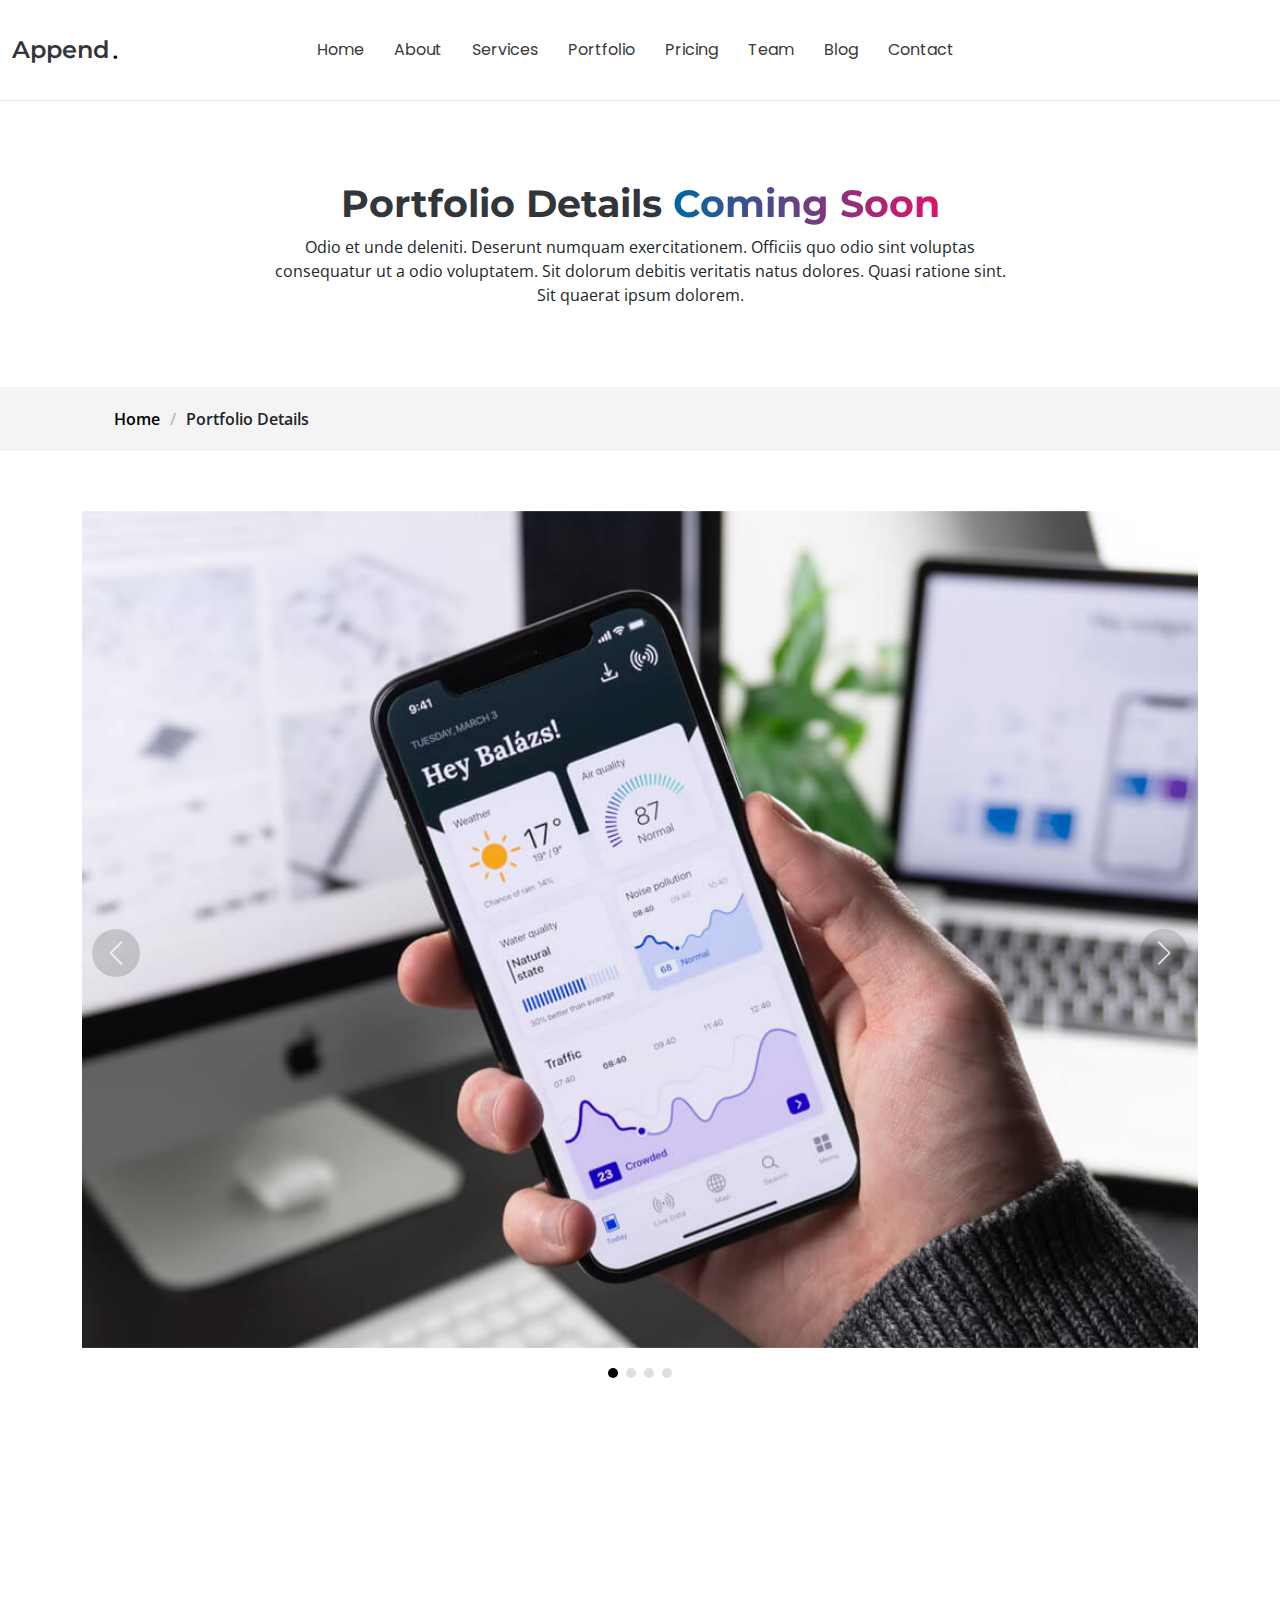
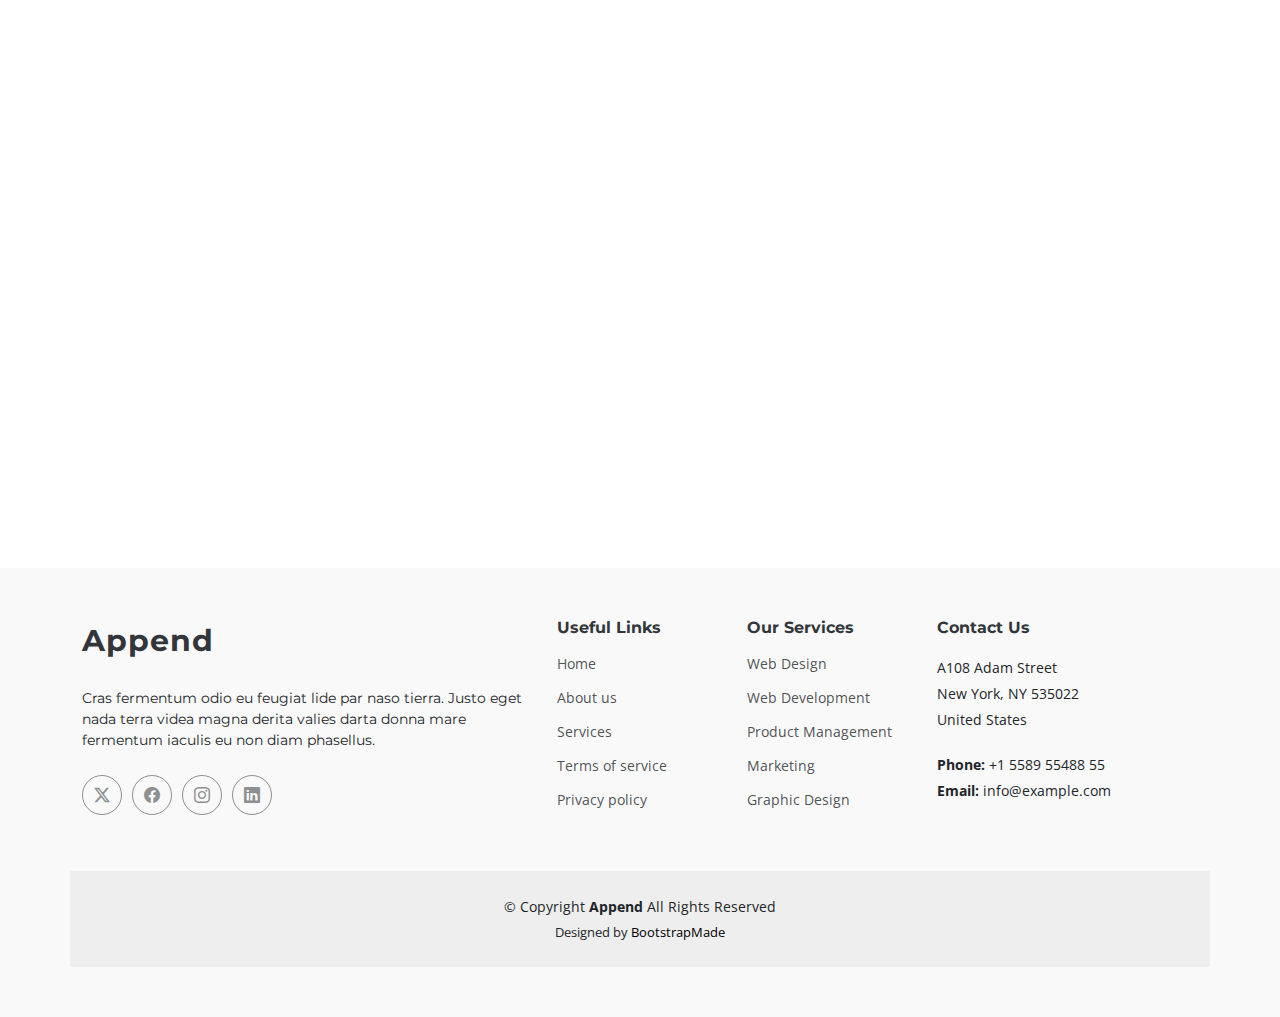
<file: portfolio-details.html>
<!DOCTYPE html>
<html lang="en">

<head>
  <meta charset="utf-8">
  <meta content="width=device-width, initial-scale=1.0" name="viewport">
  <title>Portfolio Details - Append Bootstrap Template</title>
  <meta content="" name="description">
  <meta content="" name="keywords">

  <!-- Favicons -->
  <link href="assets/img/favicon.png" rel="icon">
  <link href="assets/img/apple-touch-icon.png" rel="apple-touch-icon">

  <!-- Fonts -->
  <link href="https://fonts.googleapis.com" rel="preconnect">
  <link href="https://fonts.gstatic.com" rel="preconnect" crossorigin>
  <link href="https://fonts.googleapis.com/css2?family=Open+Sans:ital,wght@0,300;0,400;0,500;0,600;0,700;0,800;1,300;1,400;1,500;1,600;1,700;1,800&family=Montserrat:ital,wght@0,100;0,200;0,300;0,400;0,500;0,600;0,700;0,800;0,900;1,100;1,200;1,300;1,400;1,500;1,600;1,700;1,800;1,900&family=Poppins:ital,wght@0,100;0,200;0,300;0,400;0,500;0,600;0,700;0,800;0,900;1,100;1,200;1,300;1,400;1,500;1,600;1,700;1,800;1,900&display=swap" rel="stylesheet">

  <!-- Vendor CSS Files -->
  <link href="assets/vendor/bootstrap/css/bootstrap.min.css" rel="stylesheet">
  <link href="assets/vendor/bootstrap-icons/bootstrap-icons.css" rel="stylesheet">
  <link href="assets/vendor/aos/aos.css" rel="stylesheet">
  <link href="assets/vendor/glightbox/css/glightbox.min.css" rel="stylesheet">
  <link href="assets/vendor/swiper/swiper-bundle.min.css" rel="stylesheet">

  <!-- Main CSS File -->
  <link href="assets/css/main.css" rel="stylesheet">

  <!-- =======================================================
  * Template Name: Append
  * Template URL: https://bootstrapmade.com/append-bootstrap-website-template/
  * Updated: Jun 29 2024 with Bootstrap v5.3.3
  * Author: BootstrapMade.com
  * License: https://bootstrapmade.com/license/
  ======================================================== -->
</head>

<body class="portfolio-details-page">

  <header id="header" class="header d-flex align-items-center sticky-top">
    <div class="container-fluid position-relative d-flex align-items-center justify-content-between">

      <a href="index.html" class="logo d-flex align-items-center me-auto me-xl-0">
        <!-- Uncomment the line below if you also wish to use an image logo -->
        <!-- <img src="assets/img/logo.png" alt=""> -->
        <h1 class="sitename">Append</h1><span>.</span>
      </a>

      <nav id="navmenu" class="navmenu">
        <ul>
          <li><a href="index.html#hero">Home</a></li>
          <li><a href="index.html#about">About</a></li>
          <li><a href="index.html#services">Services</a></li>
          <li><a href="index.html#portfolio">Portfolio</a></li>
          <li><a href="index.html#pricing">Pricing</a></li>
          <li><a href="index.html#team">Team</a></li>
          <li><a href="blog.html">Blog</a></li>
          <li><a href="index.html#contact">Contact</a></li>
        </ul>
        <i class="mobile-nav-toggle d-xl-none bi bi-list"></i>
      </nav>

      <a class="btn-getstarted" href="index.html#about">Get Started</a>

    </div>
  </header>

  <main class="main">

    <!-- Page Title -->
    <div class="page-title" data-aos="fade">
      <div class="heading">
        <div class="container">
          <div class="row d-flex justify-content-center text-center">
            <div class="col-lg-8">
              <h1>Portfolio Details <span
                style="
                  background: linear-gradient(to right, #00689d, #dd1367);
                  -webkit-background-clip: text;
                  -webkit-text-fill-color: transparent;
                  display: inline-block;
                "
                > Coming Soon</span
              ></h1>
              <p class="mb-0">Odio et unde deleniti. Deserunt numquam exercitationem. Officiis quo odio sint voluptas consequatur ut a odio voluptatem. Sit dolorum debitis veritatis natus dolores. Quasi ratione sint. Sit quaerat ipsum dolorem.</p>
            </div>
          </div>
        </div>
      </div>
      <nav class="breadcrumbs">
        <div class="container">
          <ol>
            <li><a href="index.html">Home</a></li>
            <li class="current">Portfolio Details</li>
          </ol>
        </div>
      </nav>
    </div><!-- End Page Title -->

    <!-- Portfolio Details Section -->
    <section id="portfolio-details" class="portfolio-details section">

      <div class="container" data-aos="fade-up">

        <div class="portfolio-details-slider swiper init-swiper">
          <script type="application/json" class="swiper-config">
            {
              "loop": true,
              "speed": 600,
              "autoplay": {
                "delay": 5000
              },
              "slidesPerView": "auto",
              "navigation": {
                "nextEl": ".swiper-button-next",
                "prevEl": ".swiper-button-prev"
              },
              "pagination": {
                "el": ".swiper-pagination",
                "type": "bullets",
                "clickable": true
              }
            }
          </script>
          <div class="swiper-wrapper align-items-center">

            <div class="swiper-slide">
              <img src="assets/img/portfolio/app-1.jpg" alt="">
            </div>

            <div class="swiper-slide">
              <img src="assets/img/portfolio/product-1.jpg" alt="">
            </div>

            <div class="swiper-slide">
              <img src="assets/img/portfolio/branding-1.jpg" alt="">
            </div>

            <div class="swiper-slide">
              <img src="assets/img/portfolio/books-1.jpg" alt="">
            </div>

          </div>
          <div class="swiper-button-prev"></div>
          <div class="swiper-button-next"></div>
          <div class="swiper-pagination"></div>
        </div>

        <div class="row justify-content-between gy-4 mt-4">

          <div class="col-lg-8" data-aos="fade-up">
            <div class="portfolio-description">
              <h2>This is an example of portfolio details</h2>
              <p>
                Autem ipsum nam porro corporis rerum. Quis eos dolorem eos itaque inventore commodi labore quia quia. Exercitationem repudiandae officiis neque suscipit non officia eaque itaque enim. Voluptatem officia accusantium nesciunt est omnis tempora consectetur dignissimos. Sequi nulla at esse enim cum deserunt eius.
              </p>
              <p>
                Amet consequatur qui dolore veniam voluptatem voluptatem sit. Non aspernatur atque natus ut cum nam et. Praesentium error dolores rerum minus sequi quia veritatis eum. Eos et doloribus doloremque nesciunt molestiae laboriosam.
              </p>

              <div class="testimonial-item">
                <p>
                  <i class="bi bi-quote quote-icon-left"></i>
                  <span>Export tempor illum tamen malis malis eram quae irure esse labore quem cillum quid cillum eram malis quorum velit fore eram velit sunt aliqua noster fugiat irure amet legam anim culpa.</span>
                  <i class="bi bi-quote quote-icon-right"></i>
                </p>
                <div>
                  <img src="assets/img/testimonials/testimonials-2.jpg" class="testimonial-img" alt="">
                  <h3>Sara Wilsson</h3>
                  <h4>Designer</h4>
                </div>
              </div>

              <p>
                Impedit ipsum quae et aliquid doloribus et voluptatem quasi. Perspiciatis occaecati earum et magnam animi. Quibusdam non qui ea vitae suscipit vitae sunt. Repudiandae incidunt cumque minus deserunt assumenda tempore. Delectus voluptas necessitatibus est.
              </p>

              <p>
                Sunt voluptatum sapiente facilis quo odio aut ipsum repellat debitis. Molestiae et autem libero. Explicabo et quod necessitatibus similique quis dolor eum. Numquam eaque praesentium rem et qui nesciunt.
              </p>

            </div>
          </div>

          <div class="col-lg-3" data-aos="fade-up" data-aos-delay="100">
            <div class="portfolio-info">
              <h3>Project information</h3>
              <ul>
                <li><strong>Category</strong> Web design</li>
                <li><strong>Client</strong> ASU Company</li>
                <li><strong>Project date</strong> 01 March, 2020</li>
                <li><strong>Project URL</strong> <a href="#">www.example.com</a></li>
                <li><a href="#" class="btn-visit align-self-start">Visit Website</a></li>
              </ul>
            </div>
          </div>

        </div>

      </div>

    </section><!-- /Portfolio Details Section -->

  </main>

  <footer id="footer" class="footer position-relative light-background">

    <div class="container footer-top">
      <div class="row gy-4">
        <div class="col-lg-5 col-md-12 footer-about">
          <a href="index.html" class="logo d-flex align-items-center">
            <span class="sitename">Append</span>
          </a>
          <p>Cras fermentum odio eu feugiat lide par naso tierra. Justo eget nada terra videa magna derita valies darta donna mare fermentum iaculis eu non diam phasellus.</p>
          <div class="social-links d-flex mt-4">
            <a href=""><i class="bi bi-twitter-x"></i></a>
            <a href=""><i class="bi bi-facebook"></i></a>
            <a href=""><i class="bi bi-instagram"></i></a>
            <a href=""><i class="bi bi-linkedin"></i></a>
          </div>
        </div>

        <div class="col-lg-2 col-6 footer-links">
          <h4>Useful Links</h4>
          <ul>
            <li><a href="#">Home</a></li>
            <li><a href="#">About us</a></li>
            <li><a href="#">Services</a></li>
            <li><a href="#">Terms of service</a></li>
            <li><a href="#">Privacy policy</a></li>
          </ul>
        </div>

        <div class="col-lg-2 col-6 footer-links">
          <h4>Our Services</h4>
          <ul>
            <li><a href="#">Web Design</a></li>
            <li><a href="#">Web Development</a></li>
            <li><a href="#">Product Management</a></li>
            <li><a href="#">Marketing</a></li>
            <li><a href="#">Graphic Design</a></li>
          </ul>
        </div>

        <div class="col-lg-3 col-md-12 footer-contact text-center text-md-start">
          <h4>Contact Us</h4>
          <p>A108 Adam Street</p>
          <p>New York, NY 535022</p>
          <p>United States</p>
          <p class="mt-4"><strong>Phone:</strong> <span>+1 5589 55488 55</span></p>
          <p><strong>Email:</strong> <span>info@example.com</span></p>
        </div>

      </div>
    </div>

    <div class="container copyright text-center mt-4">
      <p>© <span>Copyright</span> <strong class="sitename">Append</strong> <span>All Rights Reserved</span></p>
      <div class="credits">
        <!-- All the links in the footer should remain intact. -->
        <!-- You can delete the links only if you've purchased the pro version. -->
        <!-- Licensing information: https://bootstrapmade.com/license/ -->
        <!-- Purchase the pro version with working PHP/AJAX contact form: [buy-url] -->
        Designed by <a href="https://bootstrapmade.com/">BootstrapMade</a>
      </div>
    </div>

  </footer>

  <!-- Scroll Top -->
  <a href="#" id="scroll-top" class="scroll-top d-flex align-items-center justify-content-center"><i class="bi bi-arrow-up-short"></i></a>

  <!-- Preloader -->
  <div id="preloader"></div>

  <!-- Vendor JS Files -->
  <script src="assets/vendor/bootstrap/js/bootstrap.bundle.min.js"></script>
  <script src="assets/vendor/php-email-form/validate.js"></script>
  <script src="assets/vendor/aos/aos.js"></script>
  <script src="assets/vendor/glightbox/js/glightbox.min.js"></script>
  <script src="assets/vendor/purecounter/purecounter_vanilla.js"></script>
  <script src="assets/vendor/imagesloaded/imagesloaded.pkgd.min.js"></script>
  <script src="assets/vendor/isotope-layout/isotope.pkgd.min.js"></script>
  <script src="assets/vendor/swiper/swiper-bundle.min.js"></script>

  <!-- Main JS File -->
  <script src="assets/js/main.js"></script>

</body>

</html>
</file>
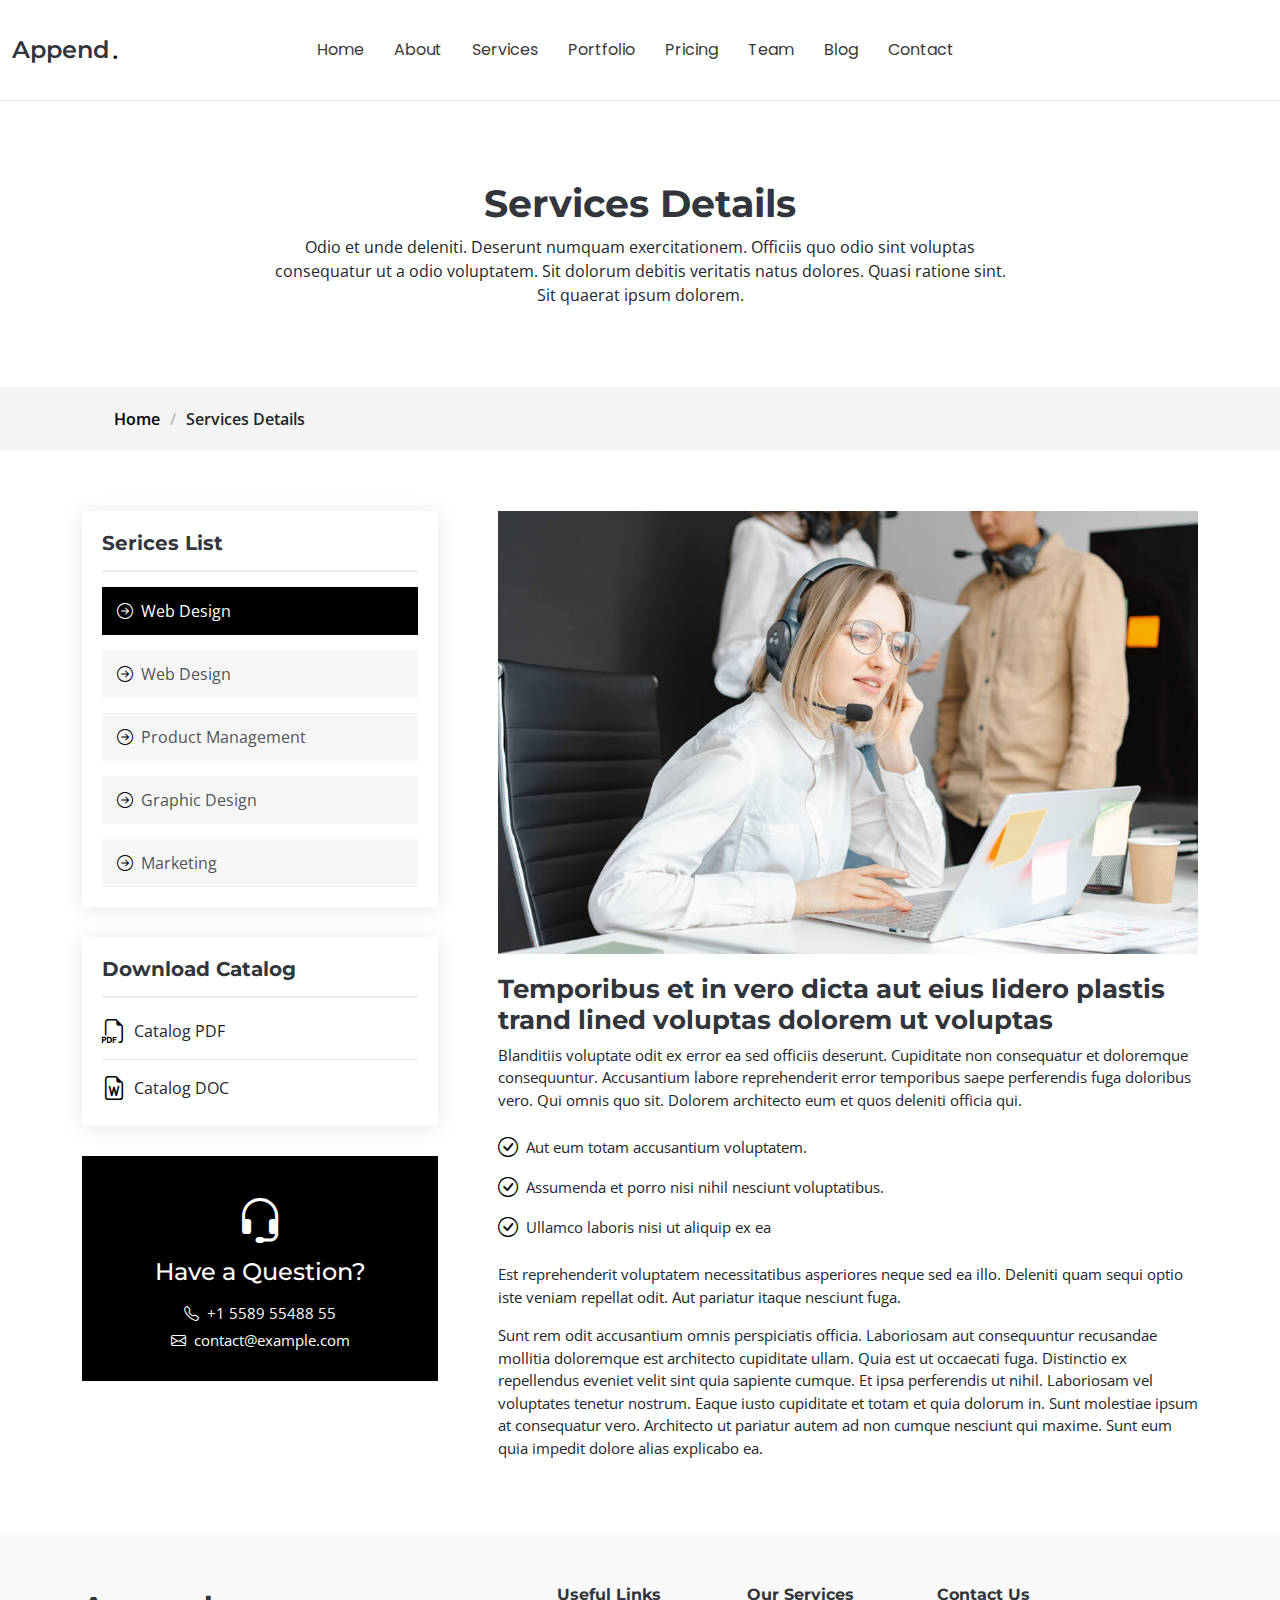
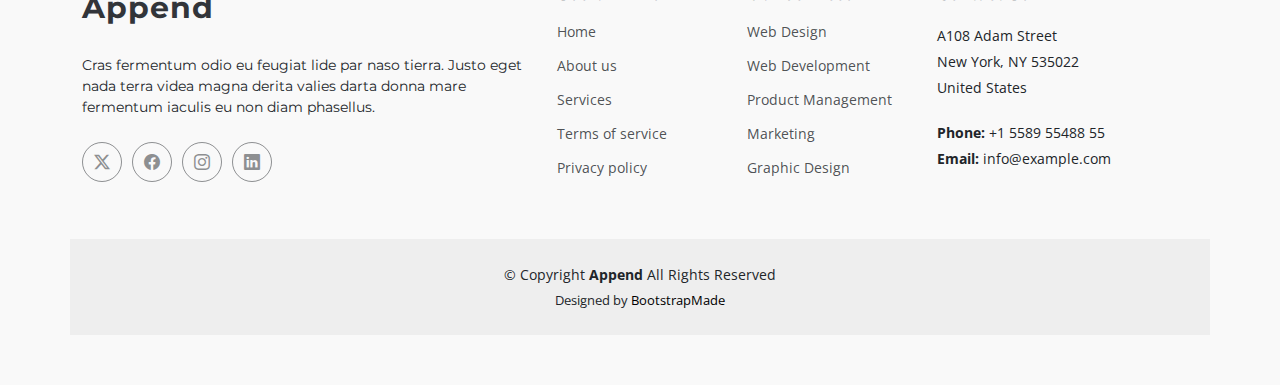
<file: services-details.html>
<!DOCTYPE html>
<html lang="en">

<head>
  <meta charset="utf-8">
  <meta content="width=device-width, initial-scale=1.0" name="viewport">
  <title>Services Details - Append Bootstrap Template</title>
  <meta content="" name="description">
  <meta content="" name="keywords">

  <!-- Favicons -->
  <link href="assets/img/favicon.png" rel="icon">
  <link href="assets/img/apple-touch-icon.png" rel="apple-touch-icon">

  <!-- Fonts -->
  <link href="https://fonts.googleapis.com" rel="preconnect">
  <link href="https://fonts.gstatic.com" rel="preconnect" crossorigin>
  <link href="https://fonts.googleapis.com/css2?family=Open+Sans:ital,wght@0,300;0,400;0,500;0,600;0,700;0,800;1,300;1,400;1,500;1,600;1,700;1,800&family=Montserrat:ital,wght@0,100;0,200;0,300;0,400;0,500;0,600;0,700;0,800;0,900;1,100;1,200;1,300;1,400;1,500;1,600;1,700;1,800;1,900&family=Poppins:ital,wght@0,100;0,200;0,300;0,400;0,500;0,600;0,700;0,800;0,900;1,100;1,200;1,300;1,400;1,500;1,600;1,700;1,800;1,900&display=swap" rel="stylesheet">

  <!-- Vendor CSS Files -->
  <link href="assets/vendor/bootstrap/css/bootstrap.min.css" rel="stylesheet">
  <link href="assets/vendor/bootstrap-icons/bootstrap-icons.css" rel="stylesheet">
  <link href="assets/vendor/aos/aos.css" rel="stylesheet">
  <link href="assets/vendor/glightbox/css/glightbox.min.css" rel="stylesheet">
  <link href="assets/vendor/swiper/swiper-bundle.min.css" rel="stylesheet">

  <!-- Main CSS File -->
  <link href="assets/css/main.css" rel="stylesheet">

  <!-- =======================================================
  * Template Name: Append
  * Template URL: https://bootstrapmade.com/append-bootstrap-website-template/
  * Updated: Jun 29 2024 with Bootstrap v5.3.3
  * Author: BootstrapMade.com
  * License: https://bootstrapmade.com/license/
  ======================================================== -->
</head>

<body class="services-details-page">

  <header id="header" class="header d-flex align-items-center sticky-top">
    <div class="container-fluid position-relative d-flex align-items-center justify-content-between">

      <a href="index.html" class="logo d-flex align-items-center me-auto me-xl-0">
        <!-- Uncomment the line below if you also wish to use an image logo -->
        <!-- <img src="assets/img/logo.png" alt=""> -->
        <h1 class="sitename">Append</h1><span>.</span>
      </a>

      <nav id="navmenu" class="navmenu">
        <ul>
          <li><a href="index.html#hero">Home</a></li>
          <li><a href="index.html#about">About</a></li>
          <li><a href="index.html#services">Services</a></li>
          <li><a href="index.html#portfolio">Portfolio</a></li>
          <li><a href="index.html#pricing">Pricing</a></li>
          <li><a href="index.html#team">Team</a></li>
          <li><a href="blog.html">Blog</a></li>
          <li><a href="index.html#contact">Contact</a></li>
        </ul>
        <i class="mobile-nav-toggle d-xl-none bi bi-list"></i>
      </nav>

      <a class="btn-getstarted" href="index.html#about">Get Started</a>

    </div>
  </header>

  <main class="main">

    <!-- Page Title -->
    <div class="page-title" data-aos="fade">
      <div class="heading">
        <div class="container">
          <div class="row d-flex justify-content-center text-center">
            <div class="col-lg-8">
              <h1>Services Details</h1>
              <p class="mb-0">Odio et unde deleniti. Deserunt numquam exercitationem. Officiis quo odio sint voluptas consequatur ut a odio voluptatem. Sit dolorum debitis veritatis natus dolores. Quasi ratione sint. Sit quaerat ipsum dolorem.</p>
            </div>
          </div>
        </div>
      </div>
      <nav class="breadcrumbs">
        <div class="container">
          <ol>
            <li><a href="index.html">Home</a></li>
            <li class="current">Services Details</li>
          </ol>
        </div>
      </nav>
    </div><!-- End Page Title -->

    <!-- Service Details Section -->
    <section id="service-details" class="service-details section">

      <div class="container">

        <div class="row gy-5">

          <div class="col-lg-4" data-aos="fade-up" data-aos-delay="100">

            <div class="service-box">
              <h4>Serices List</h4>
              <div class="services-list">
                <a href="#" class="active"><i class="bi bi-arrow-right-circle"></i><span>Web Design</span></a>
                <a href="#"><i class="bi bi-arrow-right-circle"></i><span>Web Design</span></a>
                <a href="#"><i class="bi bi-arrow-right-circle"></i><span>Product Management</span></a>
                <a href="#"><i class="bi bi-arrow-right-circle"></i><span>Graphic Design</span></a>
                <a href="#"><i class="bi bi-arrow-right-circle"></i><span>Marketing</span></a>
              </div>
            </div><!-- End Services List -->

            <div class="service-box">
              <h4>Download Catalog</h4>
              <div class="download-catalog">
                <a href="#"><i class="bi bi-filetype-pdf"></i><span>Catalog PDF</span></a>
                <a href="#"><i class="bi bi-file-earmark-word"></i><span>Catalog DOC</span></a>
              </div>
            </div><!-- End Services List -->

            <div class="help-box d-flex flex-column justify-content-center align-items-center">
              <i class="bi bi-headset help-icon"></i>
              <h4>Have a Question?</h4>
              <p class="d-flex align-items-center mt-2 mb-0"><i class="bi bi-telephone me-2"></i> <span>+1 5589 55488 55</span></p>
              <p class="d-flex align-items-center mt-1 mb-0"><i class="bi bi-envelope me-2"></i> <a href="mailto:contact@example.com">contact@example.com</a></p>
            </div>

          </div>

          <div class="col-lg-8 ps-lg-5" data-aos="fade-up" data-aos-delay="200">
            <img src="assets/img/services.jpg" alt="" class="img-fluid services-img">
            <h3>Temporibus et in vero dicta aut eius lidero plastis trand lined voluptas dolorem ut voluptas</h3>
            <p>
              Blanditiis voluptate odit ex error ea sed officiis deserunt. Cupiditate non consequatur et doloremque consequuntur. Accusantium labore reprehenderit error temporibus saepe perferendis fuga doloribus vero. Qui omnis quo sit. Dolorem architecto eum et quos deleniti officia qui.
            </p>
            <ul>
              <li><i class="bi bi-check-circle"></i> <span>Aut eum totam accusantium voluptatem.</span></li>
              <li><i class="bi bi-check-circle"></i> <span>Assumenda et porro nisi nihil nesciunt voluptatibus.</span></li>
              <li><i class="bi bi-check-circle"></i> <span>Ullamco laboris nisi ut aliquip ex ea</span></li>
            </ul>
            <p>
              Est reprehenderit voluptatem necessitatibus asperiores neque sed ea illo. Deleniti quam sequi optio iste veniam repellat odit. Aut pariatur itaque nesciunt fuga.
            </p>
            <p>
              Sunt rem odit accusantium omnis perspiciatis officia. Laboriosam aut consequuntur recusandae mollitia doloremque est architecto cupiditate ullam. Quia est ut occaecati fuga. Distinctio ex repellendus eveniet velit sint quia sapiente cumque. Et ipsa perferendis ut nihil. Laboriosam vel voluptates tenetur nostrum. Eaque iusto cupiditate et totam et quia dolorum in. Sunt molestiae ipsum at consequatur vero. Architecto ut pariatur autem ad non cumque nesciunt qui maxime. Sunt eum quia impedit dolore alias explicabo ea.
            </p>
          </div>

        </div>

      </div>

    </section><!-- /Service Details Section -->

  </main>

  <footer id="footer" class="footer position-relative light-background">

    <div class="container footer-top">
      <div class="row gy-4">
        <div class="col-lg-5 col-md-12 footer-about">
          <a href="index.html" class="logo d-flex align-items-center">
            <span class="sitename">Append</span>
          </a>
          <p>Cras fermentum odio eu feugiat lide par naso tierra. Justo eget nada terra videa magna derita valies darta donna mare fermentum iaculis eu non diam phasellus.</p>
          <div class="social-links d-flex mt-4">
            <a href=""><i class="bi bi-twitter-x"></i></a>
            <a href=""><i class="bi bi-facebook"></i></a>
            <a href=""><i class="bi bi-instagram"></i></a>
            <a href=""><i class="bi bi-linkedin"></i></a>
          </div>
        </div>

        <div class="col-lg-2 col-6 footer-links">
          <h4>Useful Links</h4>
          <ul>
            <li><a href="#">Home</a></li>
            <li><a href="#">About us</a></li>
            <li><a href="#">Services</a></li>
            <li><a href="#">Terms of service</a></li>
            <li><a href="#">Privacy policy</a></li>
          </ul>
        </div>

        <div class="col-lg-2 col-6 footer-links">
          <h4>Our Services</h4>
          <ul>
            <li><a href="#">Web Design</a></li>
            <li><a href="#">Web Development</a></li>
            <li><a href="#">Product Management</a></li>
            <li><a href="#">Marketing</a></li>
            <li><a href="#">Graphic Design</a></li>
          </ul>
        </div>

        <div class="col-lg-3 col-md-12 footer-contact text-center text-md-start">
          <h4>Contact Us</h4>
          <p>A108 Adam Street</p>
          <p>New York, NY 535022</p>
          <p>United States</p>
          <p class="mt-4"><strong>Phone:</strong> <span>+1 5589 55488 55</span></p>
          <p><strong>Email:</strong> <span>info@example.com</span></p>
        </div>

      </div>
    </div>

    <div class="container copyright text-center mt-4">
      <p>© <span>Copyright</span> <strong class="sitename">Append</strong> <span>All Rights Reserved</span></p>
      <div class="credits">
        <!-- All the links in the footer should remain intact. -->
        <!-- You can delete the links only if you've purchased the pro version. -->
        <!-- Licensing information: https://bootstrapmade.com/license/ -->
        <!-- Purchase the pro version with working PHP/AJAX contact form: [buy-url] -->
        Designed by <a href="https://bootstrapmade.com/">BootstrapMade</a>
      </div>
    </div>

  </footer>

  <!-- Scroll Top -->
  <a href="#" id="scroll-top" class="scroll-top d-flex align-items-center justify-content-center"><i class="bi bi-arrow-up-short"></i></a>

  <!-- Preloader -->
  <div id="preloader"></div>

  <!-- Vendor JS Files -->
  <script src="assets/vendor/bootstrap/js/bootstrap.bundle.min.js"></script>
  <script src="assets/vendor/php-email-form/validate.js"></script>
  <script src="assets/vendor/aos/aos.js"></script>
  <script src="assets/vendor/glightbox/js/glightbox.min.js"></script>
  <script src="assets/vendor/purecounter/purecounter_vanilla.js"></script>
  <script src="assets/vendor/imagesloaded/imagesloaded.pkgd.min.js"></script>
  <script src="assets/vendor/isotope-layout/isotope.pkgd.min.js"></script>
  <script src="assets/vendor/swiper/swiper-bundle.min.js"></script>

  <!-- Main JS File -->
  <script src="assets/js/main.js"></script>

</body>

</html>
</file>
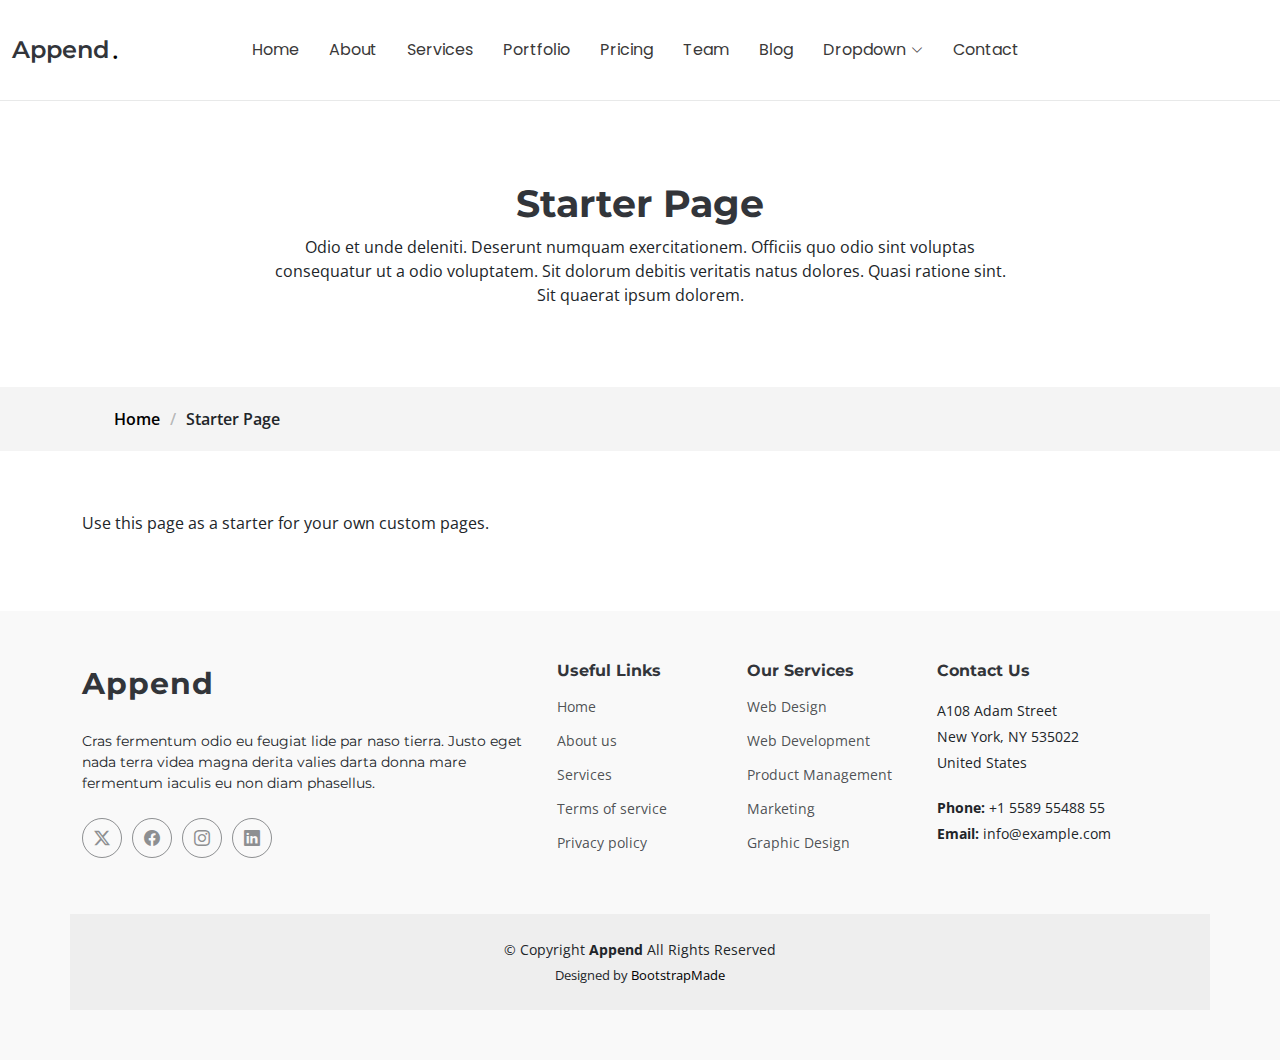
<file: starter-page.html>
<!DOCTYPE html>
<html lang="en">

<head>
  <meta charset="utf-8">
  <meta content="width=device-width, initial-scale=1.0" name="viewport">
  <title>Starter Page - Append Bootstrap Template</title>
  <meta content="" name="description">
  <meta content="" name="keywords">

  <!-- Favicons -->
  <link href="assets/img/favicon.png" rel="icon">
  <link href="assets/img/apple-touch-icon.png" rel="apple-touch-icon">

  <!-- Fonts -->
  <link href="https://fonts.googleapis.com" rel="preconnect">
  <link href="https://fonts.gstatic.com" rel="preconnect" crossorigin>
  <link href="https://fonts.googleapis.com/css2?family=Open+Sans:ital,wght@0,300;0,400;0,500;0,600;0,700;0,800;1,300;1,400;1,500;1,600;1,700;1,800&family=Montserrat:ital,wght@0,100;0,200;0,300;0,400;0,500;0,600;0,700;0,800;0,900;1,100;1,200;1,300;1,400;1,500;1,600;1,700;1,800;1,900&family=Poppins:ital,wght@0,100;0,200;0,300;0,400;0,500;0,600;0,700;0,800;0,900;1,100;1,200;1,300;1,400;1,500;1,600;1,700;1,800;1,900&display=swap" rel="stylesheet">

  <!-- Vendor CSS Files -->
  <link href="assets/vendor/bootstrap/css/bootstrap.min.css" rel="stylesheet">
  <link href="assets/vendor/bootstrap-icons/bootstrap-icons.css" rel="stylesheet">
  <link href="assets/vendor/aos/aos.css" rel="stylesheet">
  <link href="assets/vendor/glightbox/css/glightbox.min.css" rel="stylesheet">
  <link href="assets/vendor/swiper/swiper-bundle.min.css" rel="stylesheet">

  <!-- Main CSS File -->
  <link href="assets/css/main.css" rel="stylesheet">

  <!-- =======================================================
  * Template Name: Append
  * Template URL: https://bootstrapmade.com/append-bootstrap-website-template/
  * Updated: Jun 29 2024 with Bootstrap v5.3.3
  * Author: BootstrapMade.com
  * License: https://bootstrapmade.com/license/
  ======================================================== -->
</head>

<body class="starter-page-page">

  <header id="header" class="header d-flex align-items-center sticky-top">
    <div class="container-fluid position-relative d-flex align-items-center justify-content-between">

      <a href="index.html" class="logo d-flex align-items-center me-auto me-xl-0">
        <!-- Uncomment the line below if you also wish to use an image logo -->
        <!-- <img src="assets/img/logo.png" alt=""> -->
        <h1 class="sitename">Append</h1><span>.</span>
      </a>

      <nav id="navmenu" class="navmenu">
        <ul>
          <li><a href="index.html#hero">Home</a></li>
          <li><a href="index.html#about">About</a></li>
          <li><a href="index.html#services">Services</a></li>
          <li><a href="index.html#portfolio">Portfolio</a></li>
          <li><a href="index.html#pricing">Pricing</a></li>
          <li><a href="index.html#team">Team</a></li>
          <li><a href="blog.html">Blog</a></li>
          <li class="dropdown"><a href="#"><span>Dropdown</span> <i class="bi bi-chevron-down toggle-dropdown"></i></a>
            <ul>
              <li><a href="#">Dropdown 1</a></li>
              <li class="dropdown"><a href="#"><span>Deep Dropdown</span> <i class="bi bi-chevron-down toggle-dropdown"></i></a>
                <ul>
                  <li><a href="#">Deep Dropdown 1</a></li>
                  <li><a href="#">Deep Dropdown 2</a></li>
                  <li><a href="#">Deep Dropdown 3</a></li>
                  <li><a href="#">Deep Dropdown 4</a></li>
                  <li><a href="#">Deep Dropdown 5</a></li>
                </ul>
              </li>
              <li><a href="#">Dropdown 2</a></li>
              <li><a href="#">Dropdown 3</a></li>
              <li><a href="#">Dropdown 4</a></li>
            </ul>
          </li>
          <li><a href="index.html#contact">Contact</a></li>
        </ul>
        <i class="mobile-nav-toggle d-xl-none bi bi-list"></i>
      </nav>

      <a class="btn-getstarted" href="index.html#about">Get Started</a>

    </div>
  </header>

  <main class="main">

    <!-- Page Title -->
    <div class="page-title" data-aos="fade">
      <div class="heading">
        <div class="container">
          <div class="row d-flex justify-content-center text-center">
            <div class="col-lg-8">
              <h1>Starter Page</h1>
              <p class="mb-0">Odio et unde deleniti. Deserunt numquam exercitationem. Officiis quo odio sint voluptas consequatur ut a odio voluptatem. Sit dolorum debitis veritatis natus dolores. Quasi ratione sint. Sit quaerat ipsum dolorem.</p>
            </div>
          </div>
        </div>
      </div>
      <nav class="breadcrumbs">
        <div class="container">
          <ol>
            <li><a href="index.html">Home</a></li>
            <li class="current">Starter Page</li>
          </ol>
        </div>
      </nav>
    </div><!-- End Page Title -->

    <!-- Starter Section Section -->
    <section id="starter-section" class="starter-section section">

      <div class="container" data-aos="fade-up">
        <p>Use this page as a starter for your own custom pages.</p>
      </div>

    </section><!-- /Starter Section Section -->

  </main>

  <footer id="footer" class="footer position-relative light-background">

    <div class="container footer-top">
      <div class="row gy-4">
        <div class="col-lg-5 col-md-12 footer-about">
          <a href="index.html" class="logo d-flex align-items-center">
            <span class="sitename">Append</span>
          </a>
          <p>Cras fermentum odio eu feugiat lide par naso tierra. Justo eget nada terra videa magna derita valies darta donna mare fermentum iaculis eu non diam phasellus.</p>
          <div class="social-links d-flex mt-4">
            <a href=""><i class="bi bi-twitter-x"></i></a>
            <a href=""><i class="bi bi-facebook"></i></a>
            <a href=""><i class="bi bi-instagram"></i></a>
            <a href=""><i class="bi bi-linkedin"></i></a>
          </div>
        </div>

        <div class="col-lg-2 col-6 footer-links">
          <h4>Useful Links</h4>
          <ul>
            <li><a href="#">Home</a></li>
            <li><a href="#">About us</a></li>
            <li><a href="#">Services</a></li>
            <li><a href="#">Terms of service</a></li>
            <li><a href="#">Privacy policy</a></li>
          </ul>
        </div>

        <div class="col-lg-2 col-6 footer-links">
          <h4>Our Services</h4>
          <ul>
            <li><a href="#">Web Design</a></li>
            <li><a href="#">Web Development</a></li>
            <li><a href="#">Product Management</a></li>
            <li><a href="#">Marketing</a></li>
            <li><a href="#">Graphic Design</a></li>
          </ul>
        </div>

        <div class="col-lg-3 col-md-12 footer-contact text-center text-md-start">
          <h4>Contact Us</h4>
          <p>A108 Adam Street</p>
          <p>New York, NY 535022</p>
          <p>United States</p>
          <p class="mt-4"><strong>Phone:</strong> <span>+1 5589 55488 55</span></p>
          <p><strong>Email:</strong> <span>info@example.com</span></p>
        </div>

      </div>
    </div>

    <div class="container copyright text-center mt-4">
      <p>© <span>Copyright</span> <strong class="sitename">Append</strong> <span>All Rights Reserved</span></p>
      <div class="credits">
        <!-- All the links in the footer should remain intact. -->
        <!-- You can delete the links only if you've purchased the pro version. -->
        <!-- Licensing information: https://bootstrapmade.com/license/ -->
        <!-- Purchase the pro version with working PHP/AJAX contact form: [buy-url] -->
        Designed by <a href="https://bootstrapmade.com/">BootstrapMade</a>
      </div>
    </div>

  </footer>

  <!-- Scroll Top -->
  <a href="#" id="scroll-top" class="scroll-top d-flex align-items-center justify-content-center"><i class="bi bi-arrow-up-short"></i></a>

  <!-- Preloader -->
  <div id="preloader"></div>

  <!-- Vendor JS Files -->
  <script src="assets/vendor/bootstrap/js/bootstrap.bundle.min.js"></script>
  <script src="assets/vendor/php-email-form/validate.js"></script>
  <script src="assets/vendor/aos/aos.js"></script>
  <script src="assets/vendor/glightbox/js/glightbox.min.js"></script>
  <script src="assets/vendor/purecounter/purecounter_vanilla.js"></script>
  <script src="assets/vendor/imagesloaded/imagesloaded.pkgd.min.js"></script>
  <script src="assets/vendor/isotope-layout/isotope.pkgd.min.js"></script>
  <script src="assets/vendor/swiper/swiper-bundle.min.js"></script>

  <!-- Main JS File -->
  <script src="assets/js/main.js"></script>

</body>

</html>
</file>
<file: assets/css/main.css>
/**
* Template Name: Append
* Template URL: https://bootstrapmade.com/append-bootstrap-website-template/
* Updated: Jun 29 2024 with Bootstrap v5.3.3
* Author: BootstrapMade.com
* License: https://bootstrapmade.com/license/
*/

/*--------------------------------------------------------------
# Font & Color Variables
# Help: https://bootstrapmade.com/color-system/
--------------------------------------------------------------*/
/* Fonts */
:root {
  --default-font: "Open Sans",  system-ui, -apple-system, "Segoe UI", Roboto, "Helvetica Neue", Arial, "Noto Sans", "Liberation Sans", sans-serif, "Apple Color Emoji", "Segoe UI Emoji", "Segoe UI Symbol", "Noto Color Emoji";
  --heading-font: "Montserrat",  sans-serif;
  --nav-font: "Poppins",  sans-serif;
}

/* Global Colors - The following color variables are used throughout the website. Updating them here will change the color scheme of the entire website */
:root { 
  --background-color: #ffffff; /* Background color for the entire website, including individual sections */
  --default-color: #212529; /* Default color used for the majority of the text content across the entire website */
  --heading-color: #32353a; /* Color for headings, subheadings and title throughout the website */
  --accent-color: #000000;
  --accent-color-hover: linear-gradient(to right,#00689D, #DD1367); /* Accent color that represents your brand on the website. It's used for buttons, links, and other elements that need to stand out */
  --surface-color: #ffffff; /* The surface color is used as a background of boxed elements within sections, such as cards, icon boxes, or other elements that require a visual separation from the global background. */
  --contrast-color: #ffffff; /* Contrast color for text, ensuring readability against backgrounds of accent, heading, or default colors. */
  --getstarted-button: white;
  --getstarted-button-hover: white;
  --color-getstarted:black;
}

/* Nav Menu Colors - The following color variables are used specifically for the navigation menu. They are separate from the global colors to allow for more customization options */
:root {
  --nav-color: #3a3939;  /* The default color of the main navmenu links */
  --nav-hover-color: #DD1367; /* Applied to main navmenu links when they are hovered over or active */
  --nav-mobile-background-color: #ffffff; /* Used as the background color for mobile navigation menu */
  --nav-dropdown-background-color: #ffffff; /* Used as the background color for dropdown items that appear when hovering over primary navigation items */
  --nav-dropdown-color: #3a3939; /* Used for navigation links of the dropdown items in the navigation menu. */
  --nav-dropdown-hover-color: #DD1367; /* Similar to --nav-hover-color, this color is applied to dropdown navigation links when they are hovered over. */
}

/* Color Presets - These classes override global colors when applied to any section or element, providing reuse of the sam color scheme. */

.light-background {
  --background-color: #f9f9f9;
  --surface-color: #ffffff;
}

.dark-background {
  --background-color: #060606;
  --default-color: #ffffff;
  --heading-color: #ffffff;
  --surface-color: #252525;
  --contrast-color: #ffffff;
}

/* Smooth scroll */
:root {
  scroll-behavior: smooth;
}

/*--------------------------------------------------------------
# General Styling & Shared Classes
--------------------------------------------------------------*/
body {
  color: var(--default-color);
  background-color: var(--background-color);
  font-family: var(--default-font);
  overflow-x: hidden;
}

a {
  color: var(--accent-color);
  text-decoration: none;
  transition: 0.3s;
}

a:hover {
  color: color-mix(in srgb, var(--accent-color), transparent 25%);
  text-decoration: none;
}

h1,
h2,
h3,
h4,
h5,
h6 {
  color: var(--heading-color);
  font-family: var(--heading-font);
}

/* PHP Email Form Messages
------------------------------*/
.php-email-form .error-message {
  display: none;
  background: #df1529;
  color: #ffffff;
  text-align: left;
  padding: 15px;
  margin-bottom: 24px;
  font-weight: 600;
}

.php-email-form .sent-message {
  display: none;
  color: #ffffff;
  background: #059652;
  text-align: center;
  padding: 15px;
  margin-bottom: 24px;
  font-weight: 600;
}

.php-email-form .loading {
  display: none;
  background: var(--surface-color);
  text-align: center;
  padding: 15px;
  margin-bottom: 24px;
}

.php-email-form .loading:before {
  content: "";
  display: inline-block;
  border-radius: 50%;
  width: 24px;
  height: 24px;
  margin: 0 10px -6px 0;
  border: 3px solid var(--accent-color);
  border-top-color: var(--surface-color);
  animation: php-email-form-loading 1s linear infinite;
}

@keyframes php-email-form-loading {
  0% {
    transform: rotate(0deg);
  }

  100% {
    transform: rotate(360deg);
  }
}

/*--------------------------------------------------------------
# Global Header
--------------------------------------------------------------*/
.header {
  color: var(--default-color);
  background-color: var(--background-color);
  padding: 20px 0;
  transition: all 1s;
  z-index: 997;
}

.header .logo {
  line-height: 1;
}

.header .logo img {
  filter: brightness(0) invert(1);
  max-height: 50px;
  margin-right: 8px;
}

.header .logo h1 {
  font-size: 24px;
  margin: 0;
  font-weight: 600;
  color: var(--heading-color);
}

.header .logo span {
  color: var(--accent-color);
  font-size: 24px;
  font-weight: 600;
  padding-left: 3px;
}

.header .btn-getstarted{
  color: var(--getstarted-button); /* Set text color to the gradient */
  background: transparent; /* Transparent background */
  font-size: 14px;
  padding: 8px 26px;
  margin: 0;
  border: 2px solid; /* Border with accent color */
  border-image: var(--accent-color-gradient) 1; /* Using border-image for gradient border */
  border-radius: 4px;
  transition: 0.3s;
}

.header .btn-getstarted:hover{
  transition: 0.3s;
  color: var(--color-getstarted); /* Set text color to the gradient */
  border: transparent; /* Border with accent color */
  border-image: var(--accent-color-gradient) 1; /* Using border-image for gradient border */
  border-radius: 4px;
  background:var(--getstarted-button-hover);
}



@media (max-width: 1200px) {
  .header .logo {
    order: 1;
  }

  .header .btn-getstarted {
    order: 2;
    margin: 0 15px 0 0;
    padding: 6px 20px;
  }

  .header .navmenu {
    order: 3;
  }
}

.scrolled .header {
  box-shadow: 0 0 30px 10px rgba(0, 0, 0, 0.1);
  --getstarted-button:black;
  --getstarted-button-hover:linear-gradient(90deg, #00689D, #DD1367);
  --color-getstarted:white;
}

.scrolled .header .logo img{
  transition: all 1s;
  filter: none;
}

.scrolled .header .logo h1{
  transition: all 1s;
  filter: none;
}

/* Index Page Header
------------------------------*/
.index-page .header {
  --background-color: rgba(255, 255, 255, 0);
  --heading-color: #ffffff;
  --nav-color: rgba(255, 255, 255, 0.5);
  --nav-hover-color: #ffffff;
}

/* Index Page Header on Scroll
------------------------------*/
.index-page.scrolled .header {
  --background-color: #ffffff;
  --heading-color: #32353a;
  --nav-color: #3a3939;
  --nav-hover-color: #DD1367;
}

/*--------------------------------------------------------------
# Navigation Menu
--------------------------------------------------------------*/
/* Navmenu - Desktop */
@media (min-width: 1200px) {
  .navmenu {
    padding: 0;
  }

  .navmenu ul {
    margin: 0;
    padding: 0;
    display: flex;
    list-style: none;
    align-items: center;
  }

  .navmenu li {
    position: relative;
  }

  .navmenu a,
  .navmenu a:focus {
    color: var(--nav-color);
    padding: 18px 15px;
    font-size: 16px;
    font-family: var(--nav-font);
    font-weight: 400;
    display: flex;
    align-items: center;
    justify-content: space-between;
    white-space: nowrap;
    transition: 0.3s;
  }

  .navmenu a i,
  .navmenu a:focus i {
    font-size: 12px;
    line-height: 0;
    margin-left: 5px;
    transition: 0.3s;
  }

  .navmenu li:last-child a {
    padding-right: 0;
  }

  .navmenu li:hover>a,
  .navmenu .active,
  .navmenu .active:focus {
    color: var(--nav-hover-color);
  }

  .navmenu .dropdown ul {
    margin: 0;
    padding: 10px 0;
    background: var(--nav-dropdown-background-color);
    display: block;
    position: absolute;
    visibility: hidden;
    left: 14px;
    top: 130%;
    opacity: 0;
    transition: 0.3s;
    border-radius: 4px;
    z-index: 99;
    box-shadow: 0px 0px 30px rgba(0, 0, 0, 0.1);
  }

  .navmenu .dropdown ul li {
    min-width: 200px;
  }

  .navmenu .dropdown ul a {
    padding: 10px 20px;
    font-size: 15px;
    text-transform: none;
    color: var(--nav-dropdown-color);
  }

  .navmenu .dropdown ul a i {
    font-size: 12px;
  }

  .navmenu .dropdown ul a:hover,
  .navmenu .dropdown ul .active:hover,
  .navmenu .dropdown ul li:hover>a {
    color: var(--nav-dropdown-hover-color);
  }

  .navmenu .dropdown:hover>ul {
    opacity: 1;
    top: 100%;
    visibility: visible;
  }

  .navmenu .dropdown .dropdown ul {
    top: 0;
    left: -90%;
    visibility: hidden;
  }

  .navmenu .dropdown .dropdown:hover>ul {
    opacity: 1;
    top: 0;
    left: -100%;
    visibility: visible;
  }
}

/* Navmenu - Mobile */
@media (max-width: 1199px) {
  .mobile-nav-toggle {
    color: var(--nav-color);
    font-size: 28px;
    line-height: 0;
    margin-right: 10px;
    cursor: pointer;
    transition: color 0.3s;
  }

  .navmenu {
    padding: 0;
    z-index: 9997;
  }

  .navmenu ul {
    display: none;
    position: absolute;
    inset: 60px 20px 20px 20px;
    padding: 10px 0;
    margin: 0;
    border-radius: 6px;
    background-color: var(--nav-mobile-background-color);
    overflow-y: auto;
    transition: 0.3s;
    z-index: 9998;
    box-shadow: 0px 0px 30px rgba(0, 0, 0, 0.1);
  }

  .navmenu a,
  .navmenu a:focus {
    color: var(--nav-dropdown-color);
    padding: 10px 20px;
    font-family: var(--nav-font);
    font-size: 17px;
    font-weight: 500;
    display: flex;
    align-items: center;
    justify-content: space-between;
    white-space: nowrap;
    transition: 0.3s;
  }

  .navmenu a i,
  .navmenu a:focus i {
    font-size: 12px;
    line-height: 0;
    margin-left: 5px;
    width: 30px;
    height: 30px;
    display: flex;
    align-items: center;
    justify-content: center;
    border-radius: 50%;
    transition: 0.3s;
    background-color: color-mix(in srgb, var(--accent-color), transparent 90%);
  }

  .navmenu a i:hover,
  .navmenu a:focus i:hover {
    background-color: var(--accent-color);
    color: var(--contrast-color);
  }

  .navmenu a:hover,
  .navmenu .active,
  .navmenu .active:focus {
    color: var(--nav-dropdown-hover-color);
  }

  .navmenu .active i,
  .navmenu .active:focus i {
    background-color: var(--accent-color);
    color: var(--contrast-color);
    transform: rotate(180deg);
  }

  .navmenu .dropdown ul {
    position: static;
    display: none;
    z-index: 99;
    padding: 10px 0;
    margin: 10px 20px;
    background-color: var(--nav-dropdown-background-color);
    border: 1px solid color-mix(in srgb, var(--default-color), transparent 90%);
    box-shadow: none;
    transition: all 0.5s ease-in-out;
  }

  .navmenu .dropdown ul ul {
    background-color: rgba(33, 37, 41, 0.1);
  }

  .navmenu .dropdown>.dropdown-active {
    display: block;
    background-color: rgba(33, 37, 41, 0.03);
  }

  .mobile-nav-active {
    overflow: hidden;
  }

  .mobile-nav-active .mobile-nav-toggle {
    color: #fff;
    position: absolute;
    font-size: 32px;
    top: 15px;
    right: 15px;
    margin-right: 0;
    z-index: 9999;
  }

  .mobile-nav-active .navmenu {
    position: fixed;
    overflow: hidden;
    inset: 0;
    background: rgba(33, 37, 41, 0.8);
    transition: 0.3s;
  }

  .mobile-nav-active .navmenu>ul {
    display: block;
  }
}

/*--------------------------------------------------------------
# Global Footer
--------------------------------------------------------------*/
.footer {
  color: var(--default-color);
  background-color: var(--background-color);
  font-size: 14px;
  padding-bottom: 50px;
  position: relative;
}

.footer .footer-top {
  padding-top: 50px;
}

.footer .footer-about .logo {
  margin-bottom: 25px;
}

.footer .footer-about .logo img {
  max-height: 40px;
  margin-right: 6px;
}

.footer .footer-about .logo span {
  color: var(--heading-color);
  font-size: 30px;
  font-weight: 700;
  letter-spacing: 1px;
  font-family: var(--heading-font);
}

.footer .footer-about p {
  font-size: 14px;
  font-family: var(--heading-font);
}

.footer .social-links a {
  display: flex;
  align-items: center;
  justify-content: center;
  width: 40px;
  height: 40px;
  border-radius: 50%;
  border: 1px solid color-mix(in srgb, var(--default-color), transparent 50%);
  font-size: 16px;
  color: color-mix(in srgb, var(--default-color), transparent 50%);
  margin-right: 10px;
  transition: 0.3s;
}

.footer .social-links a:hover {
  color: var(--accent-color);
  border-color: var(--accent-color);
}

.footer h4 {
  font-size: 16px;
  font-weight: bold;
  position: relative;
  padding-bottom: 12px;
}

.footer .footer-links {
  margin-bottom: 30px;
}

.footer .footer-links ul {
  list-style: none;
  padding: 0;
  margin: 0;
}

.footer .footer-links ul i {
  padding-right: 2px;
  font-size: 12px;
  line-height: 0;
}

.footer .footer-links ul li {
  padding: 10px 0;
  display: flex;
  align-items: center;
}

.footer .footer-links ul li:first-child {
  padding-top: 0;
}

.footer .footer-links ul a {
  color: color-mix(in srgb, var(--default-color), transparent 20%);
  display: inline-block;
  line-height: 1;
}

.footer .footer-links ul a:hover {
  color: var(--accent-color);
}

.footer .footer-contact p {
  margin-bottom: 5px;
}

.footer .copyright {
  padding-top: 25px;
  padding-bottom: 25px;
  background-color: color-mix(in srgb, var(--default-color), transparent 95%);
}

.footer .copyright p {
  margin-bottom: 0;
}

.footer .credits {
  margin-top: 6px;
  font-size: 13px;
}

/*--------------------------------------------------------------
# Preloader
--------------------------------------------------------------*/
#preloader {
  position: fixed;
  inset: 0;
  z-index: 999999;
  overflow: hidden;
  background: var(--background-color);
  transition: all 0.6s ease-out;
}

#preloader:before {
  content: "";
  position: fixed;
  top: calc(50% - 30px);
  left: calc(50% - 30px);
  border: 6px solid #ffffff;
  border-color: var(--accent-color) transparent var(--accent-color) transparent;
  border-radius: 50%;
  width: 60px;
  height: 60px;
  animation: animate-preloader 1.5s linear infinite;
}

@keyframes animate-preloader {
  0% {
    transform: rotate(0deg);
  }

  100% {
    transform: rotate(360deg);
  }
}

/*--------------------------------------------------------------
# Scroll Top Button
--------------------------------------------------------------*/
.scroll-top {
  position: fixed;
  visibility: hidden;
  opacity: 0;
  right: 15px;
  bottom: 15px;
  z-index: 99999;
  background-color: var(--accent-color);
  width: 40px;
  height: 40px;
  border-radius: 4px;
  transition: all 0.4s;
}

.scroll-top i {
  font-size: 24px;
  color: var(--contrast-color);
  line-height: 0;
}

.scroll-top:hover {
  background-color: color-mix(in srgb, var(--accent-color), transparent 20%);
  color: var(--contrast-color);
}

.scroll-top.active {
  visibility: visible;
  opacity: 1;
}

/*--------------------------------------------------------------
# Disable aos animation delay on mobile devices
--------------------------------------------------------------*/
@media screen and (max-width: 768px) {
  [data-aos-delay] {
    transition-delay: 0 !important;
  }
}

/*--------------------------------------------------------------
# Global Page Titles & Breadcrumbs
--------------------------------------------------------------*/
.page-title {
  color: var(--default-color);
  background-color: var(--background-color);
  position: relative;
}

.page-title .heading {
  padding: 80px 0;
  border-top: 1px solid color-mix(in srgb, var(--default-color), transparent 90%);
}

.page-title .heading h1 {
  font-size: 38px;
  font-weight: 700;
}

.page-title nav {
  background-color: color-mix(in srgb, var(--default-color), transparent 95%);
  padding: 20px 0;
}

.page-title nav ol {
  display: flex;
  flex-wrap: wrap;
  list-style: none;
  margin: 0;
  font-size: 16px;
  font-weight: 600;
}

.page-title nav ol li+li {
  padding-left: 10px;
}

.page-title nav ol li+li::before {
  content: "/";
  display: inline-block;
  padding-right: 10px;
  color: color-mix(in srgb, var(--default-color), transparent 70%);
}

/*--------------------------------------------------------------
# Global Sections
--------------------------------------------------------------*/
section,
.section {
  color: var(--default-color);
  background-color: var(--background-color);
  padding: 60px 0;
  scroll-margin-top: 98px;
  overflow: clip;
}

@media (max-width: 1199px) {

  section,
  .section {
    scroll-margin-top: 64px;
  }
}

/*--------------------------------------------------------------
# Global Section Titles
--------------------------------------------------------------*/
.section-title {
  text-align: center;
  padding-bottom: 60px;
  position: relative;
}

.section-title h2 {
  font-size: 32px;
  font-weight: 700;
  position: relative;
}

.section-title h2:before,
.section-title h2:after {
  content: "";
  width: 50px;
  height: 2px;
  background: linear-gradient(to right,#00689D, #DD1367);
  display: inline-block;
}

.section-title h2:before {
  margin: 0 15px 10px 0;
}

.section-title h2:after {
  margin: 0 0 10px 15px;
}

.section-title p {
  margin-bottom: 0;
}

/*--------------------------------------------------------------
# Hero Section
--------------------------------------------------------------*/
.hero {
  width: 100%;
  min-height: 100vh;
  position: relative;
  padding: 80px 0;
  display: flex;
  align-items: center;
  justify-content: center;
}

.hero img {
  position: absolute;
  inset: 0;
  display: block;
  width: 100%;
  height: 100%;
  object-fit: cover;
  z-index: 1;
}

.hero:before {
  content: "";
  background: color-mix(in srgb, var(--background-color), transparent 50%);
  position: absolute;
  inset: 0;
  z-index: 2;
}

.hero .container {
  position: relative;
  z-index: 3;
}

.hero h2 {
  margin: 0;
  font-size: 44px;
  font-weight: 700;
}

.hero p {
  color: color-mix(in srgb, var(--default-color), transparent 20%);
  margin: 5px 0 0 0;
  font-size: 20px;
}

.hero .sign-up-form {
  margin-top: 20px;
  margin-bottom: 15px;
  padding: 10px;
  border-radius: 7px;
  background: color-mix(in srgb, var(--default-color) 5%, white 90%);
  box-shadow: 0 15px 30px 0 rgba(0, 0, 0, 0.1);
  display: flex;
}

.hero .sign-up-form input[type=email] {
  background-color: transparent;
  border: 0;
  padding: 4px 10px;
  width: 100%;
}

.hero .sign-up-form input[type=email]:focus-visible {
  outline: none;
}

.hero .sign-up-form input[type=submit] {
  border: 0;
  box-shadow: none;
  background-color: var(--accent-color);
  border-color: var(--accent-color);
  padding: 8px 20px 10px 20px;
  border-radius: 7px;
  color: var(--contrast-color);
  transition: 0.3s;
}

.hero .sign-up-form input[type=submit]:hover {
  background-color: color-mix(in srgb, var(--accent-color), transparent 10%);
}

@media (max-width: 768px) {
  .hero h2 {
    font-size: 32px;
  }

  .hero p {
    font-size: 18px;
  }
}

/*--------------------------------------------------------------
# Clients Section
--------------------------------------------------------------*/
.clients {
  padding: 20px 0;
}

.clients .client-logo {
  display: flex;
  justify-content: center;
  align-items: center;
  overflow: hidden;
}

.clients .client-logo img {
  padding: 20px 40px;
  max-width: 90%;
  transition: 0.3s;
  opacity: 0.5;
  filter: grayscale(100);
}

.clients .client-logo img:hover {
  filter: none;
  opacity: 1;
}

@media (max-width: 640px) {
  .clients .client-logo img {
    padding: 20px;
  }
}

/*--------------------------------------------------------------
# About Section
--------------------------------------------------------------*/
.about .content h3 {
  font-size: 16px;
  font-weight: 500;
  line-height: 19px;
  padding: 10px 20px;
  background: color-mix(in srgb, var(--accent-color), transparent 95%);
  color: var(--accent-color);
  border-radius: 7px;
  display: inline-block;
}

.about .content h2 {
  font-weight: 700;
}

.about .content p:last-child {
  margin-bottom: 0;
}

.about .content .read-more {
  background: var(--accent-color);
  color: var(--contrast-color);
  font-family: var(--heading-font);
  font-weight: 500;
  font-size: 16px;
  letter-spacing: 1px;
  padding: 12px 24px;
  border-radius: 5px;
  transition: 0.3s;
  display: inline-flex;
  align-items: center;
  justify-content: center;
}

.about .content .read-more i {
  font-size: 18px;
  margin-left: 5px;
  line-height: 0;
  transition: 0.3s;
}

.about .content .read-more:hover {
  background: color-mix(in srgb, var(--accent-color), transparent 20%);
  padding-right: 19px;
}

.about .content .read-more:hover i {
  margin-left: 10px;
}

.about .icon-box {
  background-color: var(--surface-color);
  padding: 50px 40px;
  box-shadow: 0px 10px 50px rgba(0, 0, 0, 0.1);
  border-radius: 10px;
  transition: all 0.3s ease-out 0s;
}

.about .icon-box i {
  width: 80px;
  height: 80px;
  border-radius: 50%;
  display: inline-flex;
  align-items: center;
  justify-content: center;
  margin-bottom: 24px;
  font-size: 32px;
  line-height: 0;
  transition: all 0.4s ease-out 0s;
  background-color: color-mix(in srgb, var(--accent-color), transparent 95%);
  color: var(--accent-color);
}

.about .icon-box h3 {
  margin-bottom: 10px;
  font-size: 24px;
  font-weight: 700;
}

.about .icon-box p {
  margin-bottom: 0;
}

.about .icon-box:hover i {
  background-color: var(--accent-color);
  color: var(--contrast-color);
}

.about .icon-boxes .col-md-6:nth-child(2) .icon-box,
.about .icon-boxes .col-md-6:nth-child(4) .icon-box {
  margin-top: -40px;
}

@media (max-width: 768px) {

  .about .icon-boxes .col-md-6:nth-child(2) .icon-box,
  .about .icon-boxes .col-md-6:nth-child(4) .icon-box {
    margin-top: 0;
  }
}

/*--------------------------------------------------------------
# Stats Section
--------------------------------------------------------------*/
.stats {
  position: relative;
  padding: 120px 0;
}

.stats img {
  position: absolute;
  inset: 0;
  display: block;
  width: 100%;
  height: 100%;
  object-fit: cover;
  z-index: 1;
}

.stats:before {
  content: "";
  background: color-mix(in srgb, var(--background-color), transparent 40%);
  position: absolute;
  inset: 0;
  z-index: 2;
}

.stats .container {
  position: relative;
  z-index: 3;
}

.stats .stats-item {
  padding: 30px;
  width: 100%;
}

.stats .stats-item span {
  font-size: 48px;
  display: block;
  color: var(--default-color);
  font-weight: 700;
}

.stats .stats-item p {
  padding: 0;
  margin: 0;
  font-family: var(--heading-font);
  font-size: 16px;
  font-weight: 700;
  color: color-mix(in srgb, var(--default-color), transparent 40%);
}

/*--------------------------------------------------------------
# Services Section
--------------------------------------------------------------*/
.services .service-item {
  position: relative;
  padding-top: 40px;
}

.services .service-item:before {
  content: "";
  position: absolute;
  top: 0;
  left: 0;
  right: 0;
  height: 2px;
  background: color-mix(in srgb, linear-gradient(to right,#00689D, #DD1367), transparent 90%);
}

.services .service-item::after {
  content: "";
  position: absolute;
  top: 0;
  left: 0;
  width: 30px;
  height: 2px;
  background: linear-gradient(to right,#00689D, #DD1367);
  border-right: 5px solid var(--background-color);
}

.services .service-item .icon {
  width: 48px;
  height: 48px;
  position: relative;
  margin-right: 50px;
  line-height: 0;
}

.services .service-item .icon i {
  color: color-mix(in srgb, var(--default-color), transparent 30%);
  font-size: 56px;
  transition: ease-in-out 0.3s;
  z-index: 2;
  position: relative;
}

.services .service-item .icon:before {
  position: absolute;
  content: "";
  height: 30px;
  width: 30px;
  background: linear-gradient(to right,#00689D, #DD1367);
  border-radius: 50px;
  z-index: 1;
  bottom: -15px;
  right: -15px;
  transition: 0.3s;
}

.services .service-item .title {
  font-weight: 700;
  margin-bottom: 15px;
  font-size: 18px;
}

.services .service-item .title a {
  color: var(--heading-color);
}

.services .service-item .title a:hover {
  color: var(--accent-color);
}

.services .service-item .description {
  line-height: 24px;
  font-size: 14px;
}

/*--------------------------------------------------------------
# Features Section
--------------------------------------------------------------*/
.features .features-item {
  color: color-mix(in srgb, var(--default-color), transparent 20%);
}

.features .features-item+.features-item {
  margin-top: 100px;
}

@media (max-width: 768px) {
  .features .features-item+.features-item {
    margin-top: 40px;
  }
}

.features .features-item h3 {
  font-weight: 700;
  font-size: 26px;
  background: linear-gradient(to right,#00689D, #DD1367);
              -webkit-background-clip: text;
              -webkit-text-fill-color: transparent;
              display: inline-block;
}

.features .features-item .btn-get-started {
  background-color: var(--accent-color);
  color: var(--contrast-color);
  padding: 8px 30px 10px 30px;
  border-radius: 4px;
}

.features .features-item .btn-get-started:hover {
  background-color: color-mix(in srgb, var(--accent-color), transparent 10%);
}

.features .features-item p {
  text-align: justify;
}

.features .features-item ul {
  list-style: none;
  padding: 0;
}

.features .features-item ul li {
  padding-bottom: 10px;
  display: flex;
  align-items: flex-start;
  text-align: justify;
}

.features .features-item ul li:last-child {
  padding-bottom: 0;
}

.features .features-item ul i {
  font-size: 20px;
  padding-right: 4px;
  color: var(--accent-color);
}

.features .features-item img {
  border: 6px solid var(--surface-color);
  box-shadow: 0 15px 30px -10px rgba(0, 0, 0, 0.1);
}

.features .features-item .features-img-bg {
  position: relative;
  min-height: 500px;
}

@media (max-width: 640px) {
  .features .features-item .features-img-bg {
    min-height: 300px;
  }
}

.features .features-item .features-img-bg img {
  position: absolute;
  inset: 0;
  display: block;
  width: 100%;
  height: 100%;
  object-fit: cover;
}

.features .features-item .image-stack {
  display: grid;
  position: relative;
  grid-template-columns: repeat(12, 1fr);
}

.features .features-item .image-stack .stack-back {
  grid-column: 4/-1;
  grid-row: 1;
  width: 100%;
  z-index: 1;
}

.features .features-item .image-stack .stack-front {
  grid-row: 1;
  grid-column: 1/span 8;
  margin-top: 20%;
  width: 100%;
  z-index: 2;
}

/*--------------------------------------------------------------
# Portfolio Section
--------------------------------------------------------------*/
.portfolio .portfolio-filters {
  padding: 0;
  margin: 0 auto 20px auto;
  list-style: none;
  text-align: center;
}

.portfolio .portfolio-filters li {
  cursor: pointer;
  display: inline-block;
  padding: 8px 20px 10px 20px;
  margin: 0;
  font-size: 15px;
  font-weight: 500;
  line-height: 1;
  margin-bottom: 5px;
  border-radius: 50px;
  transition: all 0.3s ease-in-out;
  font-family: var(--heading-font);
}

.portfolio .portfolio-filters li:hover,
.portfolio .portfolio-filters li.filter-active {
  color: var(--contrast-color);
  background-color: var(--accent-color);
}

.portfolio .portfolio-filters li:first-child {
  margin-left: 0;
}

.portfolio .portfolio-filters li:last-child {
  margin-right: 0;
}

@media (max-width: 575px) {
  .portfolio .portfolio-filters li {
    font-size: 14px;
    margin: 0 0 10px 0;
  }
}

.portfolio .portfolio-item {
  position: relative;
  overflow: hidden;
}

.portfolio .portfolio-item .portfolio-info {
  opacity: 0;
  position: absolute;
  left: 12px;
  right: 12px;
  bottom: -100%;
  z-index: 3;
  transition: all ease-in-out 0.5s;
  background: color-mix(in srgb, var(--background-color), transparent 10%);
  padding: 15px;
}

.portfolio .portfolio-item .portfolio-info h4 {
  font-size: 18px;
  font-weight: 600;
  padding-right: 50px;
}

.portfolio .portfolio-item .portfolio-info p {
  color: color-mix(in srgb, var(--default-color), transparent 30%);
  font-size: 14px;
  margin-bottom: 0;
  padding-right: 50px;
}

.portfolio .portfolio-item .portfolio-info .preview-link,
.portfolio .portfolio-item .portfolio-info .details-link {
  position: absolute;
  right: 50px;
  font-size: 24px;
  top: calc(50% - 14px);
  color: color-mix(in srgb, var(--default-color), transparent 30%);
  transition: 0.3s;
  line-height: 0;
}

.portfolio .portfolio-item .portfolio-info .preview-link:hover,
.portfolio .portfolio-item .portfolio-info .details-link:hover {
  color: var(--accent-color);
}

.portfolio .portfolio-item .portfolio-info .details-link {
  right: 14px;
  font-size: 28px;
}

.portfolio .portfolio-item:hover .portfolio-info {
  opacity: 1;
  bottom: 0;
}

/*--------------------------------------------------------------
# Pricing Section
--------------------------------------------------------------*/
.pricing {
  padding: 60px 0 120px 0;
}

.pricing .section-title {
  margin-bottom: 40px;
}

.pricing .pricing-item {
  background-color: var(--surface-color);
  box-shadow: 0 3px 20px -2px rgba(0, 0, 0, 0.1);
  padding: 60px 40px;
  height: 100%;
  position: relative;
  border-radius: 15px;
}

.pricing h3 {
  font-weight: 600;
  margin-bottom: 15px;
  font-size: 20px;
  text-align: center;
}

.pricing .icon {
  margin: 30px auto 20px auto;
  width: 70px;
  height: 70px;
  background: var(--accent-color);
  border-radius: 50%;
  display: flex;
  align-items: center;
  justify-content: center;
  transition: 0.3s;
  transform-style: preserve-3d;
}

.pricing .icon i {
  color: var(--background-color);
  font-size: 28px;
  transition: ease-in-out 0.3s;
  line-height: 0;
}

.pricing .icon::before {
  position: absolute;
  content: "";
  height: 86px;
  width: 86px;
  border-radius: 50%;
  background: color-mix(in srgb, var(--accent-color), transparent 80%);
  transition: all 0.3s ease-out 0s;
  transform: translateZ(-1px);
}

.pricing .icon::after {
  position: absolute;
  content: "";
  height: 102px;
  width: 102px;
  border-radius: 50%;
  background: color-mix(in srgb, var(--accent-color), transparent 90%);
  transition: all 0.3s ease-out 0s;
  transform: translateZ(-2px);
}

.pricing .icond {
  margin: 30px auto 20px auto;
  width: 70px;
  height: 70px;
  background: orange;
  border-radius: 50%;
  display: flex;
  align-items: center;
  justify-content: center;
  transition: 0.3s;
  transform-style: preserve-3d;
}

.pricing .icond i {
  color: var(--background-color);
  font-size: 28px;
  transition: ease-in-out 0.3s;
  line-height: 0;
}

.pricing .icond::before {
  position: absolute;
  content: "";
  height: 86px;
  width: 86px;
  border-radius: 50%;
  background: color-mix(in srgb, orange, transparent 80%);
  transition: all 0.3s ease-out 0s;
  transform: translateZ(-1px);
}

.pricing .icond::after {
  position: absolute;
  content: "";
  height: 102px;
  width: 102px;
  border-radius: 50%;
  background: color-mix(in srgb, orange, transparent 90%);
  transition: all 0.3s ease-out 0s;
  transform: translateZ(-2px);
}

.pricing .icons {
  margin: 30px auto 20px auto;
  width: 70px;
  height: 70px;
  background: linear-gradient(to right, #00689d, #dd1367);
  border-radius: 50%;
  display: flex;
  align-items: center;
  justify-content: center;
  transition: 0.3s;
  transform-style: preserve-3d;
}

.pricing .icons i {
  color: var(--background-color);
  font-size: 28px;
  transition: ease-in-out 0.3s;
  line-height: 0;
}

.pricing .icons::before {
  position: absolute;
  content: "";
  height: 86px;
  width: 86px;
  border-radius: 50%;
  background: color-mix(in srgb, #7E387E, transparent 50%);
  transition: all 0.3s ease-out 0s;
  transform: translateZ(-1px);
}

.pricing .icons::after {
  position: absolute;
  content: "";
  height: 102px;
  width: 102px;
  border-radius: 50%;
  background: color-mix(in srgb, #991089, transparent 80%);
  transition: all 0.3s ease-out 0s;
  transform: translateZ(-2px);
}

.pricing h4 {
  font-size: 48px;
  color: var(--accent-color);
  font-weight: 700;
  font-family: var(--heading-font);
  margin-bottom: 25px;
  text-align: center;
}

.pricing h4 sup {
  font-size: 28px;
}

.pricing h4 span {
  color: color-mix(in srgb, var(--default-color), transparent 50%);
  font-size: 18px;
  font-weight: 400;
}

.pricing ul {
  padding: 20px 0;
  list-style: none;
  color: color-mix(in srgb, var(--default-color), transparent 20%);
  text-align: left;
  line-height: 20px;
}

.pricing ul li {
  padding: 10px 0;
  display: flex;
  align-items: center;
}

.pricing ul i {
  color: #059652;
  font-size: 24px;
  padding-right: 3px;
}

.pricing ul .na {
  color: color-mix(in srgb, var(--default-color), transparent 70%);
}

.pricing ul .na i {
  color: color-mix(in srgb, var(--default-color), transparent 70%);
}

.pricing ul .na span {

}

.pricing .buy-btn {
  color: color-mix(in srgb, var(--default-color), transparent 20%);
  display: inline-block;
  padding: 8px 40px 10px 40px;
  border-radius: 50px;
  border: 1px solid color-mix(in srgb, var(--default-color), transparent 80%);
  transition: none;
  font-size: 16px;
  font-weight: 600;
  font-family: var(--heading-font);
  transition: 0.3s;
}

.pricing .buy-btn:hover {
  background-color: var(--accent-color);
  color: var(--contrast-color);
}

.pricing .featured {
  z-index: 10;
  border: 3px solid rgb(225, 0, 157);
}

@media (min-width: 992px) {
  .pricing .featured {
    transform: scale(1.15);
  }
}

/*--------------------------------------------------------------
# Faq Section
--------------------------------------------------------------*/
.faq .content h3 {
  font-weight: 400;
  font-size: 34px;
}

.faq .content p {
  font-size: 15px;
  color: color-mix(in srgb, var(--default-color), transparent 30%);
}

.faq .faq-container .faq-item {
  background-color: var(--surface-color);
  position: relative;
  padding: 20px;
  margin-bottom: 20px;
  box-shadow: 0px 5px 25px 0px rgba(0, 0, 0, 0.1);
  overflow: hidden;
}

.faq .faq-container .faq-item:last-child {
  margin-bottom: 0;
}

.faq .faq-container .faq-item h3 {
  font-weight: 600;
  font-size: 18px;
  line-height: 24px;
  margin: 0 30px 0 0;
  transition: 0.3s;
  cursor: pointer;
  display: flex;
  align-items: flex-start;
}

.faq .faq-container .faq-item h3 .num {
  color: var(--accent-color);
  padding-right: 5px;
}

.faq .faq-container .faq-item h3:hover {
  color: var(--accent-color);
}

.faq .faq-container .faq-item .faq-content {
  display: grid;
  grid-template-rows: 0fr;
  transition: 0.3s ease-in-out;
  visibility: hidden;
  opacity: 0;
}

.faq .faq-container .faq-item .faq-content p {
  margin-bottom: 0;
  overflow: hidden;
}

.faq .faq-container .faq-item .faq-toggle {
  position: absolute;
  top: 20px;
  right: 20px;
  font-size: 16px;
  line-height: 0;
  transition: 0.3s;
  cursor: pointer;
}

.faq .faq-container .faq-item .faq-toggle:hover {
  color: var(--accent-color);
}

.faq .faq-container .faq-active h3 {
  color: var(--accent-color);
}

.faq .faq-container .faq-active .faq-content {
  grid-template-rows: 1fr;
  visibility: visible;
  opacity: 1;
  padding-top: 10px;
}

.faq .faq-container .faq-active .faq-toggle {
  transform: rotate(90deg);
  color: var(--accent-color);
}

/*--------------------------------------------------------------
# Team Section
--------------------------------------------------------------*/
.team .member {
  position: relative;
}

.team .member .member-img {
  margin: 0 80px;
  border-radius: 50%;
  overflow: hidden;
  position: relative;
  border: 4px solid var(--background-color);
  box-shadow: 0 15px 35px -10px rgba(0, 0, 0, 0.2);
}

@media (max-width: 1024px) {
  .team .member .member-img {
    margin: 0 60px;
  }
}

.team .member .member-img img {
  position: relative;
  z-index: 1;
}

.team .member .member-img .social {
  position: absolute;
  inset: 0;
  background-color: rgba(0, 0, 0, 0.6);
  display: flex;
  justify-content: center;
  align-items: center;
  z-index: 2;
  padding-bottom: 20px;
  transition: 0.3s;
  visibility: hidden;
  opacity: 0;
}

.team .member .member-img .social a {
  transition: 0.3s;
  color: var(--contrast-color);
  font-size: 20px;
  margin: 0 8px;
}

.team .member .member-img .social a:hover {
  color: var(--accent-color);
}

.team .member .member-info {
  margin-top: 30px;
}

.team .member .member-info h4 {
  font-weight: 700;
  margin-bottom: 6px;
  font-size: 18px;
}

.team .member .member-info span {
  font-style: italic;
  display: block;
  font-size: 15px;
  color: color-mix(in srgb, var(--default-color), transparent 40%);
  margin-bottom: 10px;
}

.team .member .member-info p {
  margin-bottom: 0;
  font-size: 14px;
}

.team .member:hover .member-img .social {
  padding-bottom: 0;
  visibility: visible;
  opacity: 1;
}

/*--------------------------------------------------------------
# Call To Action Section
--------------------------------------------------------------*/
.call-to-action {
  padding: 80px 0;
  position: relative;
  clip-path: inset(0);
}

.call-to-action img {
  position: fixed;
  top: 0;
  left: 0;
  display: block;
  width: 100%;
  height: 100%;
  object-fit: cover;
  z-index: 1;
}

.call-to-action:before {
  content: "";
  background: color-mix(in srgb, var(--background-color), transparent 50%);
  position: absolute;
  inset: 0;
  z-index: 2;
}

.call-to-action .container {
  position: relative;
  z-index: 3;
}

.call-to-action h3 {
  font-size: 28px;
  font-weight: 700;
  color: var(--default-color);
}

.call-to-action p {
  color: var(--default-color);
}

.call-to-action .cta-btn {
  font-family: var(--heading-font);
  font-weight: 500;
  font-size: 16px;
  letter-spacing: 1px;
  display: inline-block;
  padding: 12px 40px;
  border-radius: 5px;
  transition: 0.5s;
  margin: 10px;
  border: 2px solid var(--contrast-color);
  color: var(--contrast-color);
}

.call-to-action .cta-btn:hover {
  background: var(--accent-color);
  border: 2px solid var(--accent-color);
}

/*--------------------------------------------------------------
# Testimonials Section
--------------------------------------------------------------*/
.testimonials .info h3 {
  font-weight: 700;
  font-size: 32px;
}

.testimonials .swiper {
  box-shadow: 0 15px 30px 0 rgba(0, 0, 0, 0.05);
  background-color: var(--surface-color);
}

.testimonials .testimonials-carousel,
.testimonials .testimonials-slider {
  overflow: hidden;
}

.testimonials .testimonial-item {
  box-sizing: content-box;
  min-height: 200px;
  position: relative;
  margin: 30px;
}

.testimonials .testimonial-item .testimonial-img {
  width: 90px;
  height: 90px;
  border-radius: 50px;
  border: 6px solid var(--background-color);
  margin-right: 10px;
}

.testimonials .testimonial-item h3 {
  font-size: 18px;
  font-weight: bold;
  margin: 10px 0 5px 0;
}

.testimonials .testimonial-item h4 {
  color: color-mix(in srgb, var(--default-color), transparent 50%);
  font-size: 14px;
  margin: 0;
}

.testimonials .testimonial-item .stars {
  margin: 10px 0;
}

.testimonials .testimonial-item .stars i {
  color: #ffc107;
  margin: 0 1px;
}

.testimonials .testimonial-item .quote-icon-left,
.testimonials .testimonial-item .quote-icon-right {
  color: color-mix(in srgb, var(--accent-color), transparent 60%);
  font-size: 26px;
  line-height: 0;
}

.testimonials .testimonial-item .quote-icon-left {
  display: inline-block;
  left: -5px;
  position: relative;
}

.testimonials .testimonial-item .quote-icon-right {
  display: inline-block;
  right: -5px;
  position: relative;
  top: 10px;
  transform: scale(-1, -1);
}

.testimonials .testimonial-item p {
  font-style: italic;
  margin: 15px auto 15px auto;
}

.testimonials .swiper-wrapper {
  height: auto;
}

.testimonials .swiper-pagination {
  margin-top: 20px;
  margin-bottom: 20px;
  position: relative;
}

.testimonials .swiper-pagination .swiper-pagination-bullet {
  width: 10px;
  height: 10px;
  background-color: color-mix(in srgb, var(--default-color), transparent 85%);
  opacity: 1;
  border: none;
}

.testimonials .swiper-pagination .swiper-pagination-bullet-active {
  background-color: var(--accent-color);
}

@media (max-width: 767px) {

  .testimonials .testimonials-carousel,
  .testimonials .testimonials-slider {
    overflow: hidden;
  }

  .testimonials .testimonial-item {
    margin: 15px;
  }
}

/*--------------------------------------------------------------
# Recent Posts Section
--------------------------------------------------------------*/
.recent-posts article {
  background: var(--surface-color);
  box-shadow: 0 4px 16px rgba(0, 0, 0, 0.1);
  padding: 30px;
  height: 100%;
  border-radius: 10px;
  overflow: hidden;
}

.recent-posts .post-img {
  max-height: 240px;
  margin: -30px -30px 15px -30px;
  overflow: hidden;
}

.recent-posts .post-category {
  font-size: 16px;
  color: color-mix(in srgb, var(--default-color), transparent 50%);
  margin-bottom: 10px;
}

.recent-posts .title {
  font-size: 20px;
  font-weight: 700;
  padding: 0;
  margin: 0 0 20px 0;
}

.recent-posts .title a {
  color: var(--heading-color);
  transition: 0.3s;
}

.recent-posts .title a:hover {
  color: var(--accent-color);
}

.recent-posts .post-author-img {
  width: 50px;
  border-radius: 50%;
  margin-right: 15px;
}

.recent-posts .post-author {
  font-weight: 600;
  margin-bottom: 5px;
}

.recent-posts .post-date {
  font-size: 14px;
  color: color-mix(in srgb, var(--default-color), transparent 50%);
  margin-bottom: 0;
}

/*--------------------------------------------------------------
# Contact Section
--------------------------------------------------------------*/
.contact .info-item {
  background: color-mix(in srgb, var(--default-color), transparent 96%);
  padding: 30px;
}

.contact .info-item i {
  font-size: 38px;
  line-height: 0;
  color: var(--accent-color);
}

.contact .info-item h3 {
  font-size: 20px;
  font-weight: 700;
  margin: 20px 0 10px 0;
}

.contact .info-item p {
  padding: 0;
  line-height: 24px;
  font-size: 14px;
  margin-bottom: 0;
}

.contact .php-email-form {
  background: color-mix(in srgb, var(--default-color), transparent 96%);
  padding: 30px;
  height: 100%;
}

.contact .php-email-form input[type=text],
.contact .php-email-form input[type=email],
.contact .php-email-form textarea {
  font-size: 14px;
  padding: 10px 15px;
  box-shadow: none;
  border-radius: 0;
  color: var(--default-color);
  background-color: color-mix(in srgb, var(--background-color), transparent 50%);
  border-color: color-mix(in srgb, var(--default-color), transparent 80%);
}

.contact .php-email-form input[type=text]:focus,
.contact .php-email-form input[type=email]:focus,
.contact .php-email-form textarea:focus {
  border-color: var(--accent-color);
}

.contact .php-email-form input[type=text]::placeholder,
.contact .php-email-form input[type=email]::placeholder,
.contact .php-email-form textarea::placeholder {
  color: color-mix(in srgb, var(--default-color), transparent 70%);
}

.contact .php-email-form button[type=submit] {
  background: var(--accent-color);
  color: var(--contrast-color);
  border: 0;
  padding: 10px 30px;
  transition: 0.4s;
  border-radius: 4px;
}

.contact .php-email-form button[type=submit]:hover {
  background: color-mix(in srgb, var(--accent-color), transparent 20%);
}

/*--------------------------------------------------------------
# Portfolio Details Section
--------------------------------------------------------------*/
.portfolio-details .portfolio-details-slider img {
  width: 100%;
}

.portfolio-details .swiper-wrapper {
  height: auto;
}

.portfolio-details .swiper-button-prev,
.portfolio-details .swiper-button-next {
  width: 48px;
  height: 48px;
}

.portfolio-details .swiper-button-prev:after,
.portfolio-details .swiper-button-next:after {
  color: rgba(255, 255, 255, 0.8);
  background-color: rgba(0, 0, 0, 0.15);
  font-size: 24px;
  border-radius: 50%;
  width: 48px;
  height: 48px;
  display: flex;
  align-items: center;
  justify-content: center;
  transition: 0.3s;
}

.portfolio-details .swiper-button-prev:hover:after,
.portfolio-details .swiper-button-next:hover:after {
  background-color: rgba(0, 0, 0, 0.3);
}

@media (max-width: 575px) {

  .portfolio-details .swiper-button-prev,
  .portfolio-details .swiper-button-next {
    display: none;
  }
}

.portfolio-details .swiper-pagination {
  margin-top: 20px;
  position: relative;
}

.portfolio-details .swiper-pagination .swiper-pagination-bullet {
  width: 10px;
  height: 10px;
  background-color: color-mix(in srgb, var(--default-color), transparent 85%);
  opacity: 1;
}

.portfolio-details .swiper-pagination .swiper-pagination-bullet-active {
  background-color: var(--accent-color);
}

.portfolio-details .portfolio-info h3 {
  font-size: 22px;
  font-weight: 700;
  margin-bottom: 20px;
  padding-bottom: 20px;
  position: relative;
}

.portfolio-details .portfolio-info h3:after {
  content: "";
  position: absolute;
  display: block;
  width: 50px;
  height: 3px;
  background: var(--accent-color);
  left: 0;
  bottom: 0;
}

.portfolio-details .portfolio-info ul {
  list-style: none;
  padding: 0;
  font-size: 15px;
}

.portfolio-details .portfolio-info ul li {
  display: flex;
  flex-direction: column;
  padding-bottom: 15px;
}

.portfolio-details .portfolio-info ul strong {
  text-transform: uppercase;
  font-weight: 400;
  color: color-mix(in srgb, var(--default-color), transparent 50%);
  font-size: 14px;
}

.portfolio-details .portfolio-info .btn-visit {
  padding: 8px 40px;
  background: var(--accent-color);
  color: var(--contrast-color);
  border-radius: 50px;
  transition: 0.3s;
}

.portfolio-details .portfolio-info .btn-visit:hover {
  background: color-mix(in srgb, var(--accent-color), transparent 20%);
}

.portfolio-details .portfolio-description h2 {
  font-size: 26px;
  font-weight: 700;
  margin-bottom: 20px;
}

.portfolio-details .portfolio-description p {
  padding: 0;
}

.portfolio-details .portfolio-description .testimonial-item {
  padding: 30px 30px 0 30px;
  position: relative;
  background: color-mix(in srgb, var(--default-color), transparent 97%);
  margin-bottom: 50px;
}

.portfolio-details .portfolio-description .testimonial-item .testimonial-img {
  width: 90px;
  border-radius: 50px;
  border: 6px solid var(--background-color);
  float: left;
  margin: 0 10px 0 0;
}

.portfolio-details .portfolio-description .testimonial-item h3 {
  font-size: 18px;
  font-weight: bold;
  margin: 15px 0 5px 0;
  padding-top: 20px;
}

.portfolio-details .portfolio-description .testimonial-item h4 {
  font-size: 14px;
  color: #6c757d;
  margin: 0;
}

.portfolio-details .portfolio-description .testimonial-item .quote-icon-left,
.portfolio-details .portfolio-description .testimonial-item .quote-icon-right {
  color: color-mix(in srgb, var(--accent-color), transparent 50%);
  font-size: 26px;
  line-height: 0;
}

.portfolio-details .portfolio-description .testimonial-item .quote-icon-left {
  display: inline-block;
  left: -5px;
  position: relative;
}

.portfolio-details .portfolio-description .testimonial-item .quote-icon-right {
  display: inline-block;
  right: -5px;
  position: relative;
  top: 10px;
  transform: scale(-1, -1);
}

.portfolio-details .portfolio-description .testimonial-item p {
  font-style: italic;
  margin: 0 0 15px 0 0 0;
  padding: 0;
}

/*--------------------------------------------------------------
# Service Details Section
--------------------------------------------------------------*/
.service-details .service-box {
  background-color: var(--surface-color);
  padding: 20px;
  box-shadow: 0px 2px 20px rgba(0, 0, 0, 0.1);
}

.service-details .service-box+.service-box {
  margin-top: 30px;
}

.service-details .service-box h4 {
  font-size: 20px;
  font-weight: 700;
  border-bottom: 2px solid color-mix(in srgb, var(--default-color), transparent 92%);
  padding-bottom: 15px;
  margin-bottom: 15px;
}

.service-details .services-list {
  background-color: var(--surface-color);
}

.service-details .services-list a {
  color: color-mix(in srgb, var(--default-color), transparent 20%);
  background-color: color-mix(in srgb, var(--default-color), transparent 96%);
  display: flex;
  align-items: center;
  padding: 12px 15px;
  margin-top: 15px;
  transition: 0.3s;
}

.service-details .services-list a:first-child {
  margin-top: 0;
}

.service-details .services-list a i {
  font-size: 16px;
  margin-right: 8px;
  color: var(--accent-color);
}

.service-details .services-list a.active {
  color: var(--contrast-color);
  background-color: var(--accent-color);
}

.service-details .services-list a.active i {
  color: var(--contrast-color);
}

.service-details .services-list a:hover {
  background-color: color-mix(in srgb, var(--accent-color), transparent 95%);
  color: var(--accent-color);
}

.service-details .download-catalog a {
  color: var(--default-color);
  display: flex;
  align-items: center;
  padding: 10px 0;
  transition: 0.3s;
  border-top: 1px solid color-mix(in srgb, var(--default-color), transparent 90%);
}

.service-details .download-catalog a:first-child {
  border-top: 0;
  padding-top: 0;
}

.service-details .download-catalog a:last-child {
  padding-bottom: 0;
}

.service-details .download-catalog a i {
  font-size: 24px;
  margin-right: 8px;
  color: var(--accent-color);
}

.service-details .download-catalog a:hover {
  color: var(--accent-color);
}

.service-details .help-box {
  background-color: var(--accent-color);
  color: var(--contrast-color);
  margin-top: 30px;
  padding: 30px 15px;
}

.service-details .help-box .help-icon {
  font-size: 48px;
}

.service-details .help-box h4,
.service-details .help-box a {
  color: var(--contrast-color);
}

.service-details .services-img {
  margin-bottom: 20px;
}

.service-details h3 {
  font-size: 26px;
  font-weight: 700;
}

.service-details p {
  font-size: 15px;
}

.service-details ul {
  list-style: none;
  padding: 0;
  font-size: 15px;
}

.service-details ul li {
  padding: 5px 0;
  display: flex;
  align-items: center;
}

.service-details ul i {
  font-size: 20px;
  margin-right: 8px;
  color: var(--accent-color);
}

/*--------------------------------------------------------------
# Blog Posts Section
--------------------------------------------------------------*/
.blog-posts article {
  background-color: var(--surface-color);
  box-shadow: 0 4px 16px rgba(0, 0, 0, 0.1);
  padding: 30px;
  height: 100%;
  border-radius: 10px;
  overflow: hidden;
}

.blog-posts .post-img {
  max-height: 240px;
  margin: -30px -30px 15px -30px;
  overflow: hidden;
}

.blog-posts .post-category {
  font-size: 16px;
  color: color-mix(in srgb, var(--default-color), transparent 40%);
  margin-bottom: 10px;
}

.blog-posts .title {
  font-size: 20px;
  font-weight: 700;
  padding: 0;
  margin: 0 0 20px 0;
}

.blog-posts .title a {
  color: var(--heading-color);
  transition: 0.3s;
}

.blog-posts .title a:hover {
  color: var(--accent-color);
}

.blog-posts .post-author-img {
  width: 50px;
  border-radius: 50%;
  margin-right: 15px;
}

.blog-posts .post-author {
  font-weight: 600;
  margin-bottom: 5px;
}

.blog-posts .post-date {
  font-size: 14px;
  color: color-mix(in srgb, var(--default-color), transparent 40%);
  margin-bottom: 0;
}

/*--------------------------------------------------------------
# Blog Pagination Section
--------------------------------------------------------------*/
.blog-pagination {
  padding-top: 0;
  color: color-mix(in srgb, var(--default-color), transparent 40%);
}

.blog-pagination ul {
  display: flex;
  padding: 0;
  margin: 0;
  list-style: none;
}

.blog-pagination li {
  margin: 0 5px;
  transition: 0.3s;
}

.blog-pagination li a {
  color: color-mix(in srgb, var(--default-color), transparent 40%);
  padding: 7px 16px;
  display: flex;
  align-items: center;
  justify-content: center;
}

.blog-pagination li a.active,
.blog-pagination li a:hover {
  background: var(--accent-color);
  color: var(--contrast-color);
}

.blog-pagination li a.active a,
.blog-pagination li a:hover a {
  color: var(--contrast-color);
}

/*--------------------------------------------------------------
# Blog Details Section
--------------------------------------------------------------*/
.blog-details {
  padding-bottom: 30px;
}

.blog-details .article {
  background-color: var(--surface-color);
  padding: 30px;
  box-shadow: 0 4px 16px rgba(0, 0, 0, 0.1);
}

.blog-details .post-img {
  margin: -30px -30px 20px -30px;
  overflow: hidden;
}

.blog-details .title {
  color: var(--heading-color);
  font-size: 28px;
  font-weight: 700;
  padding: 0;
  margin: 30px 0;
}

.blog-details .content {
  margin-top: 20px;
}

.blog-details .content h3 {
  font-size: 22px;
  margin-top: 30px;
  font-weight: bold;
}

.blog-details .content blockquote {
  overflow: hidden;
  background-color: color-mix(in srgb, var(--default-color), transparent 95%);
  padding: 60px;
  position: relative;
  text-align: center;
  margin: 20px 0;
}

.blog-details .content blockquote p {
  color: var(--default-color);
  line-height: 1.6;
  margin-bottom: 0;
  font-style: italic;
  font-weight: 500;
  font-size: 22px;
}

.blog-details .content blockquote:after {
  content: "";
  position: absolute;
  left: 0;
  top: 0;
  bottom: 0;
  width: 3px;
  background-color: var(--accent-color);
  margin-top: 20px;
  margin-bottom: 20px;
}

.blog-details .meta-top {
  margin-top: 20px;
  color: color-mix(in srgb, var(--default-color), transparent 40%);
}

.blog-details .meta-top ul {
  display: flex;
  flex-wrap: wrap;
  list-style: none;
  align-items: center;
  padding: 0;
  margin: 0;
}

.blog-details .meta-top ul li+li {
  padding-left: 20px;
}

.blog-details .meta-top i {
  font-size: 16px;
  margin-right: 8px;
  line-height: 0;
  color: color-mix(in srgb, var(--default-color), transparent 40%);
}

.blog-details .meta-top a {
  color: color-mix(in srgb, var(--default-color), transparent 40%);
  font-size: 14px;
  display: inline-block;
  line-height: 1;
}

.blog-details .meta-bottom {
  padding-top: 10px;
  border-top: 1px solid color-mix(in srgb, var(--default-color), transparent 90%);
}

.blog-details .meta-bottom i {
  color: color-mix(in srgb, var(--default-color), transparent 40%);
  display: inline;
}

.blog-details .meta-bottom a {
  color: color-mix(in srgb, var(--default-color), transparent 40%);
  transition: 0.3s;
}

.blog-details .meta-bottom a:hover {
  color: var(--accent-color);
}

.blog-details .meta-bottom .cats {
  list-style: none;
  display: inline;
  padding: 0 20px 0 0;
  font-size: 14px;
}

.blog-details .meta-bottom .cats li {
  display: inline-block;
}

.blog-details .meta-bottom .tags {
  list-style: none;
  display: inline;
  padding: 0;
  font-size: 14px;
}

.blog-details .meta-bottom .tags li {
  display: inline-block;
}

.blog-details .meta-bottom .tags li+li::before {
  padding-right: 6px;
  color: var(--default-color);
  content: ",";
}

.blog-details .meta-bottom .share {
  font-size: 16px;
}

.blog-details .meta-bottom .share i {
  padding-left: 5px;
}

/*--------------------------------------------------------------
# Blog Author Section
--------------------------------------------------------------*/
.blog-author {
  padding: 10px 0 40px 0;
}

.blog-author .author-container {
  background-color: var(--surface-color);
  padding: 20px;
  box-shadow: 0 4px 16px rgba(0, 0, 0, 0.1);
}

.blog-author img {
  max-width: 120px;
  margin-right: 20px;
}

.blog-author h4 {
  font-weight: 600;
  font-size: 20px;
  margin-bottom: 0px;
  padding: 0;
  color: color-mix(in srgb, var(--default-color), transparent 20%);
}

.blog-author .social-links {
  margin: 0 10px 10px 0;
}

.blog-author .social-links a {
  color: color-mix(in srgb, var(--default-color), transparent 60%);
  margin-right: 5px;
}

.blog-author p {
  font-style: italic;
  color: color-mix(in srgb, var(--default-color), transparent 30%);
  margin-bottom: 0;
}

/*--------------------------------------------------------------
# Blog Comments Section
--------------------------------------------------------------*/
.blog-comments {
  padding: 10px 0;
}

.blog-comments .comments-count {
  font-weight: bold;
}

.blog-comments .comment {
  margin-top: 30px;
  position: relative;
}

.blog-comments .comment .comment-img {
  margin-right: 14px;
}

.blog-comments .comment .comment-img img {
  width: 60px;
}

.blog-comments .comment h5 {
  font-size: 16px;
  margin-bottom: 2px;
}

.blog-comments .comment h5 a {
  font-weight: bold;
  color: var(--default-color);
  transition: 0.3s;
}

.blog-comments .comment h5 a:hover {
  color: var(--accent-color);
}

.blog-comments .comment h5 .reply {
  padding-left: 10px;
  color: color-mix(in srgb, var(--default-color), transparent 20%);
}

.blog-comments .comment h5 .reply i {
  font-size: 20px;
}

.blog-comments .comment time {
  display: block;
  font-size: 14px;
  color: color-mix(in srgb, var(--default-color), transparent 40%);
  margin-bottom: 5px;
}

.blog-comments .comment.comment-reply {
  padding-left: 40px;
}

/*--------------------------------------------------------------
# Comment Form Section
--------------------------------------------------------------*/
.comment-form {
  padding-top: 10px;
}

.comment-form form {
  background-color: var(--surface-color);
  margin-top: 30px;
  padding: 30px;
  box-shadow: 0 4px 16px rgba(0, 0, 0, 0.1);
}

.comment-form form h4 {
  font-weight: bold;
  font-size: 22px;
}

.comment-form form p {
  font-size: 14px;
}

.comment-form form input {
  background-color: var(--surface-color);
  color: var(--default-color);
  border: 1px solid color-mix(in srgb, var(--default-color), transparent 70%);
  font-size: 14px;
  border-radius: 4px;
  padding: 10px 10px;
}

.comment-form form input:focus {
  color: var(--default-color);
  background-color: var(--surface-color);
  box-shadow: none;
  border-color: var(--accent-color);
}

.comment-form form input::placeholder {
  color: color-mix(in srgb, var(--default-color), transparent 50%);
}

.comment-form form textarea {
  background-color: var(--surface-color);
  color: var(--default-color);
  border: 1px solid color-mix(in srgb, var(--default-color), transparent 70%);
  border-radius: 4px;
  padding: 10px 10px;
  font-size: 14px;
  height: 120px;
}

.comment-form form textarea:focus {
  color: var(--default-color);
  box-shadow: none;
  border-color: var(--accent-color);
  background-color: var(--surface-color);
}

.comment-form form textarea::placeholder {
  color: color-mix(in srgb, var(--default-color), transparent 50%);
}

.comment-form form .form-group {
  margin-bottom: 25px;
}

.comment-form form .btn-primary {
  border-radius: 4px;
  padding: 10px 20px;
  border: 0;
  background-color: var(--accent-color);
  color: var(--contrast-color);
}

.comment-form form .btn-primary:hover {
  color: var(--contrast-color);
  background-color: color-mix(in srgb, var(--accent-color), transparent 20%);
}

/*--------------------------------------------------------------
# Starter Section Section
--------------------------------------------------------------*/
.starter-section {
  /* Add your styles here */
}

/*--------------------------------------------------------------
# Widgets
--------------------------------------------------------------*/
.widgets-container {
  background-color: var(--surface-color);
  padding: 30px;
  margin: 60px 0 30px 0;
  box-shadow: 0 4px 16px rgba(0, 0, 0, 0.1);
}

.widget-title {
  color: var(--heading-color);
  font-size: 20px;
  font-weight: 700;
  padding: 0;
  margin: 0 0 20px 0;
}

.widget-item {
  margin-bottom: 40px;
}

.widget-item:last-child {
  margin-bottom: 0;
}

.search-widget form {
  background: var(--background-color);
  border: 1px solid color-mix(in srgb, var(--default-color), transparent 70%);
  padding: 3px 10px;
  position: relative;
  transition: 0.3s;
}

.search-widget form input[type=text] {
  border: 0;
  padding: 4px;
  border-radius: 4px;
  width: calc(100% - 40px);
  background-color: var(--background-color);
  color: var(--default-color);
}

.search-widget form input[type=text]:focus {
  outline: none;
}

.search-widget form button {
  background: var(--accent-color);
  color: var(--contrast-color);
  position: absolute;
  top: 0;
  right: 0;
  bottom: 0;
  border: 0;
  font-size: 16px;
  padding: 0 15px;
  margin: -1px;
  transition: 0.3s;
  border-radius: 0 4px 4px 0;
  line-height: 0;
}

.search-widget form button i {
  line-height: 0;
}

.search-widget form button:hover {
  background: color-mix(in srgb, var(--accent-color), transparent 20%);
}

.search-widget form:is(:focus-within) {
  border-color: var(--accent-color);
}

.categories-widget ul {
  list-style: none;
  padding: 0;
  margin: 0;
}

.categories-widget ul li {
  padding-bottom: 10px;
}

.categories-widget ul li:last-child {
  padding-bottom: 0;
}

.categories-widget ul a {
  color: color-mix(in srgb, var(--default-color), transparent 20%);
  transition: 0.3s;
}

.categories-widget ul a:hover {
  color: var(--accent-color);
}

.categories-widget ul a span {
  padding-left: 5px;
  color: color-mix(in srgb, var(--default-color), transparent 50%);
  font-size: 14px;
}

.recent-posts-widget .post-item {
  display: flex;
  margin-bottom: 15px;
}

.recent-posts-widget .post-item:last-child {
  margin-bottom: 0;
}

.recent-posts-widget .post-item img {
  width: 80px;
  margin-right: 15px;
}

.recent-posts-widget .post-item h4 {
  font-size: 15px;
  font-weight: bold;
  margin-bottom: 5px;
}

.recent-posts-widget .post-item h4 a {
  color: var(--default-color);
  transition: 0.3s;
}

.recent-posts-widget .post-item h4 a:hover {
  color: var(--accent-color);
}

.recent-posts-widget .post-item time {
  display: block;
  font-style: italic;
  font-size: 14px;
  color: color-mix(in srgb, var(--default-color), transparent 50%);
}

.tags-widget {
  margin-bottom: -10px;
}

.tags-widget ul {
  list-style: none;
  padding: 0;
  margin: 0;
}

.tags-widget ul li {
  display: inline-block;
}

.tags-widget ul a {
  color: color-mix(in srgb, var(--default-color), transparent 30%);
  font-size: 14px;
  padding: 6px 14px;
  margin: 0 6px 8px 0;
  border: 1px solid color-mix(in srgb, var(--default-color), transparent 60%);
  display: inline-block;
  transition: 0.3s;
}

.tags-widget ul a:hover {
  background: var(--accent-color);
  color: var(--contrast-color);
  border: 1px solid var(--accent-color);
}

.tags-widget ul a span {
  padding-left: 5px;
  color: color-mix(in srgb, var(--default-color), transparent 60%);
  font-size: 14px;
}






/******************* Timeline Demo - 5 *****************/
.main-timeline5{overflow:hidden;position:relative}
.main-timeline5 .timeline{position:relative;margin-top:-79px}
.main-timeline5 .timeline:first-child{margin-top:0}
.main-timeline5 .timeline-icon,.main-timeline5 .year{margin:auto;position:absolute;top:0;left:0;bottom:0;right:0}
.main-timeline5 .timeline:after,.main-timeline5 .timeline:before{content:"";display:block;width:100%;clear:both}
.main-timeline5 .timeline:before{content:"";width:100%;height:100%;box-shadow:-8px 0 5px -5px rgba(0,0,0,.5) inset;position:absolute;top:0;right:0;z-index:2}
.main-timeline5 .timeline-icon{width:210px;height:210px;border-radius:50%;border:25px solid transparent;border-top-color:#D31669;border-right-color:#D31669;z-index:1;transform:rotate(45deg)}
.main-timeline5 .year{display:block;width:110px;height:110px;line-height:110px;border-radius:50%;background:#fff;box-shadow:0 0 20px rgba(0,0,0,.4);font-size:30px;font-weight:700;color:#D31669;text-align:center;transform:rotate(-45deg)}
.main-timeline5 .timeline-content{width:35%;float:right;background:#D31669;padding:30px 20px;margin:50px 0;z-index:1;position:relative}
.main-timeline5 .timeline-content:before{content:"";width:20%;height:15px;background:#D31669;position:absolute;top:50%;left:-20%;z-index:-1;transform:translateY(-50%)}
.main-timeline5 .title{font-size:20px;font-weight:700;color:#fff;margin:0 0 10px}
.main-timeline5 .description{font-size:16px;color:#fff;line-height:24px;margin:0}
.main-timeline5 .timeline:nth-child(2n):before{box-shadow:8px 0 5px -5px rgba(0,0,0,.5) inset}
.main-timeline5 .timeline:nth-child(2n) .timeline-icon{transform:rotate(-135deg);border-top-color:#9F2A76;border-right-color:#9F2A76}
.main-timeline5 .timeline:nth-child(2n) .year{transform:rotate(135deg);color:#9F2A76}
.main-timeline5 .timeline:nth-child(2n) .timeline-content{float:left}
.main-timeline5 .timeline:nth-child(2n) .timeline-content:before{left:auto;right:-20%}
.main-timeline5 .timeline:nth-child(2n) .timeline-content,.main-timeline5 .timeline:nth-child(2n) .timeline-content:before{background:#9F2A76}
.main-timeline5 .timeline:nth-child(3n) .timeline-icon{border-top-color:#7E387E;border-right-color:#7E387E}
.main-timeline5 .timeline:nth-child(3n) .year{color:#7E387E}
.main-timeline5 .timeline:nth-child(3n) .timeline-content,.main-timeline5 .timeline:nth-child(3n) .timeline-content:before{background:#7E387E}
.main-timeline5 .timeline:nth-child(4n) .timeline-icon{border-top-color:#504989;border-right-color:#504989}
.main-timeline5 .timeline:nth-child(4n) .year{color:#504989}
.main-timeline5 .timeline:nth-child(4n) .timeline-content,.main-timeline5 .timeline:nth-child(4n) .timeline-content:before{background:#504989}
.main-timeline5 .timeline:nth-child(5n) .timeline-icon{border-top-color:#106299;border-right-color:#106299}
.main-timeline5 .timeline:nth-child(5n) .year{color:#106299}
.main-timeline5 .timeline:nth-child(5n) .timeline-content,.main-timeline5 .timeline:nth-child(5n) .timeline-content:before{background:#106299}
@media only screen and (max-width:1199px){.main-timeline5 .timeline{margin-top:-103px}
.main-timeline5 .timeline-content:before{left:-18%}
.main-timeline5 .timeline:nth-child(2n) .timeline-content:before{right:-18%}
}
@media only screen and (max-width:990px){.main-timeline5 .timeline{margin-top:-127px}
.main-timeline5 .timeline-content:before{left:-2%}
.main-timeline5 .timeline:nth-child(2n) .timeline-content:before{right:-2%}
}
@media only screen and (max-width:767px){.main-timeline5 .timeline{margin-top:0;overflow:hidden}
.main-timeline5 .timeline:before,.main-timeline5 .timeline:nth-child(2n):before{box-shadow:none}
.main-timeline5 .timeline-icon,.main-timeline5 .timeline:nth-child(2n) .timeline-icon{margin-top:-30px;margin-bottom:20px;position:relative;transform:rotate(135deg)}
.main-timeline5 .timeline:nth-child(2n) .year,.main-timeline5 .year{transform:rotate(-135deg)}
.main-timeline5 .timeline-content,.main-timeline5 .timeline:nth-child(2n) .timeline-content{width:100%;float:none;border-radius:0 0 20px 20px;text-align:center;padding:25px 20px;margin:0 auto}
.main-timeline5 .timeline-content:before,.main-timeline5 .timeline:nth-child(2n) .timeline-content:before{width:15px;height:25px;position:absolute;top:-22px;left:50%;z-index:-1;transform:translate(-50%,0)}
}

/* From Uiverse.io by mrhyddenn */ 
.btn-demo {
  position: relative;
  padding: 10px 50px;
  border-radius: 7px;
  border: 1px solid rgb(255, 255, 255);
  font-size: 14px;
  font-weight: 600;
  letter-spacing: 2px;
  background: transparent;
  color: #fff;
  overflow: hidden;
  box-shadow: 0 0 0 0 transparent;
  -webkit-transition: all 0.2s ease-in;
  -moz-transition: all 0.2s ease-in;
  transition: all 0.2s ease-in;
  margin-top: 40px;
}

.btn-demo:hover {
  background: linear-gradient(to right, #00689d, #dd1367);
  box-shadow: 0 0 10px 1px rgba(12, 12, 12, 0.815);
  -webkit-transition: all 0.2s ease-out;
  -moz-transition: all 0.2s ease-out;
  transition: all 0.2s ease-out;
  border: transparent;
}

.btn-demo:hover::before {
  -webkit-animation: sh02 0.5s 0s linear;
  -moz-animation: sh02 0.5s 0s linear;
  animation: sh02 0.5s 0s linear;
}

.btn-demo::before {
  content: '';
  display: block;
  width: 0px;
  height: 86%;
  position: absolute;
  top: 7%;
  left: 0%;
  opacity: 0;
  background: #fff;
  box-shadow: 0 0 50px 30px #fff;
  -webkit-transform: skewX(-20deg);
  -moz-transform: skewX(-20deg);
  -ms-transform: skewX(-20deg);
  -o-transform: skewX(-20deg);
  transform: skewX(-20deg);
}

@keyframes sh02 {
  from {
    opacity: 0;
    left: 0%;
  }

  50% {
    opacity: 1;
  }

  to {
    opacity: 0;
    left: 100%;
  }
}

.btn-demo:active {
  box-shadow: 0 0 0 0 transparent;
  -webkit-transition: box-shadow 0.2s ease-in;
  -moz-transition: box-shadow 0.2s ease-in;
  transition: box-shadow 0.2s ease-in;
}

.hero-text h2{
  font-size: 80px;
}

@media only screen and (max-width:990px){
  .hero-text h2{
    font-size: 35px;
  }

  .hero-text p{
    font-size: 17px;
  }

  .btn-demo {
    padding: 10px 30px;
  }
}
</file>
